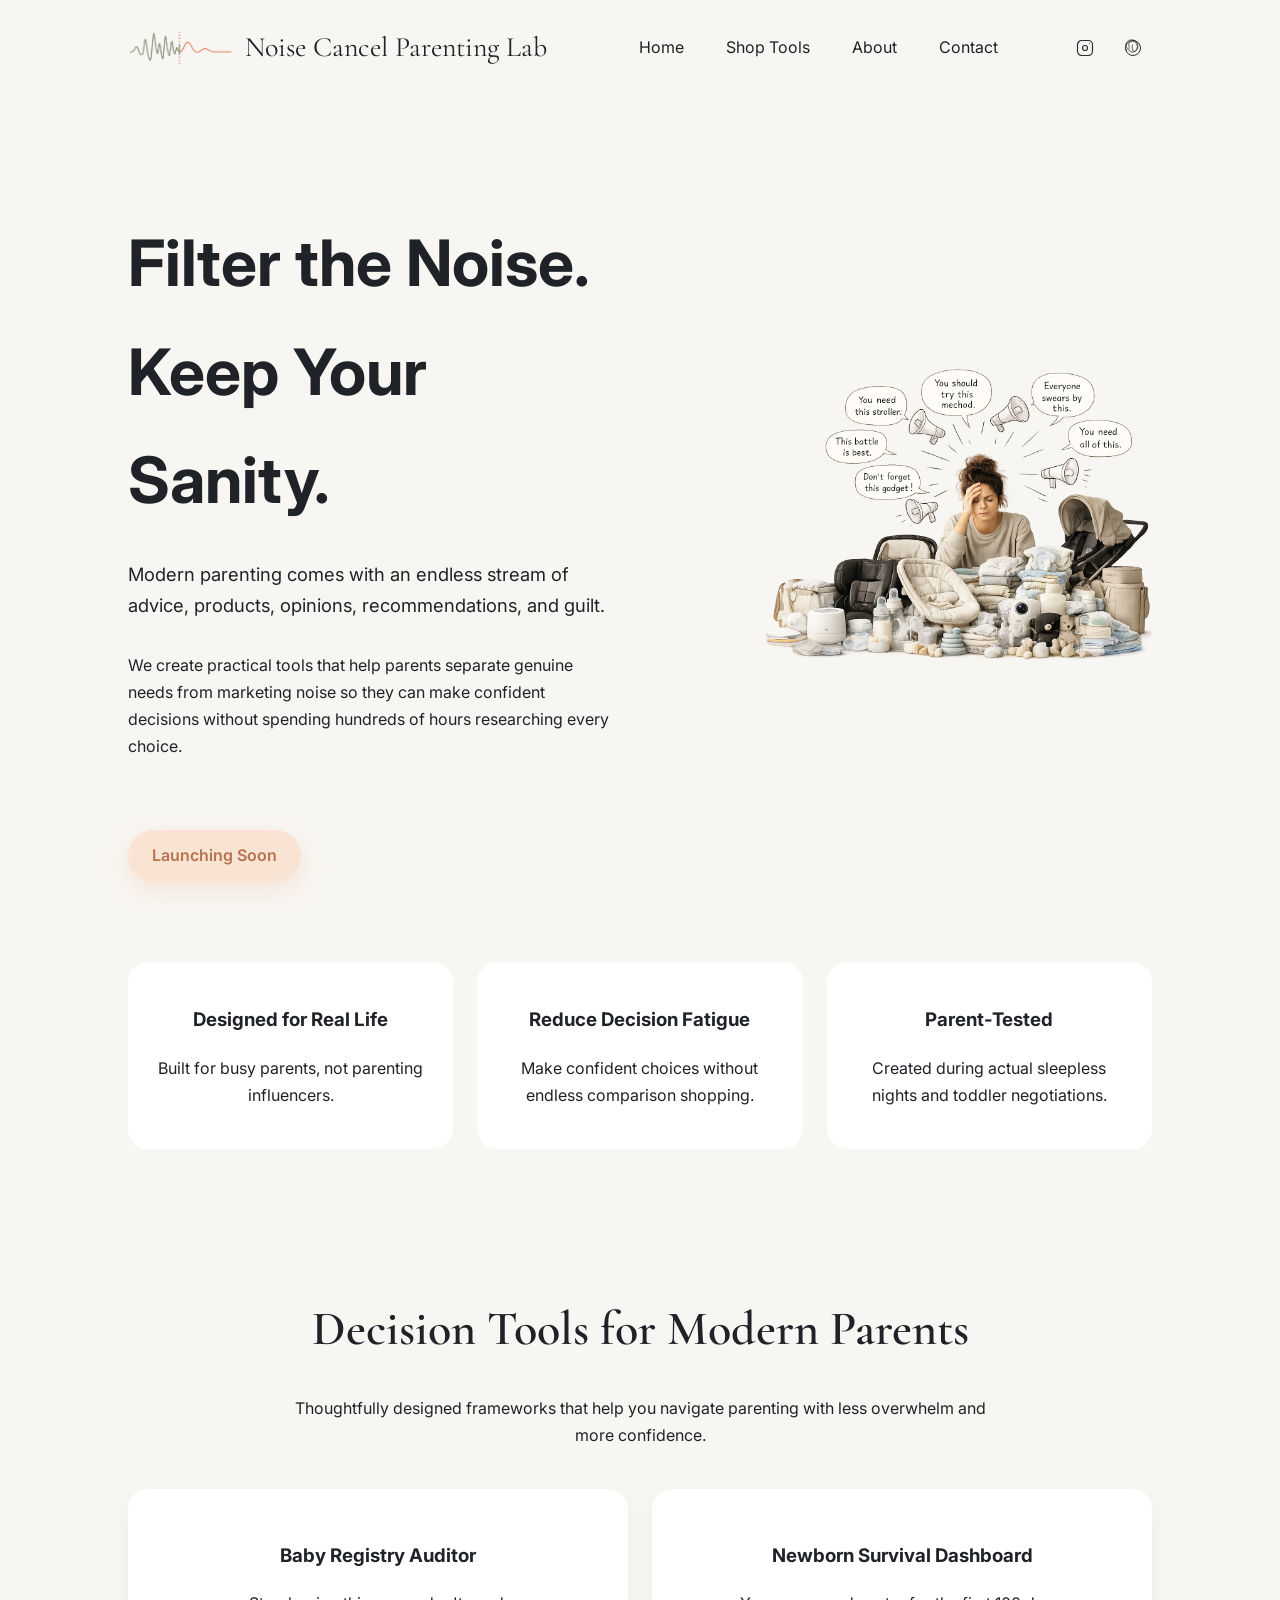
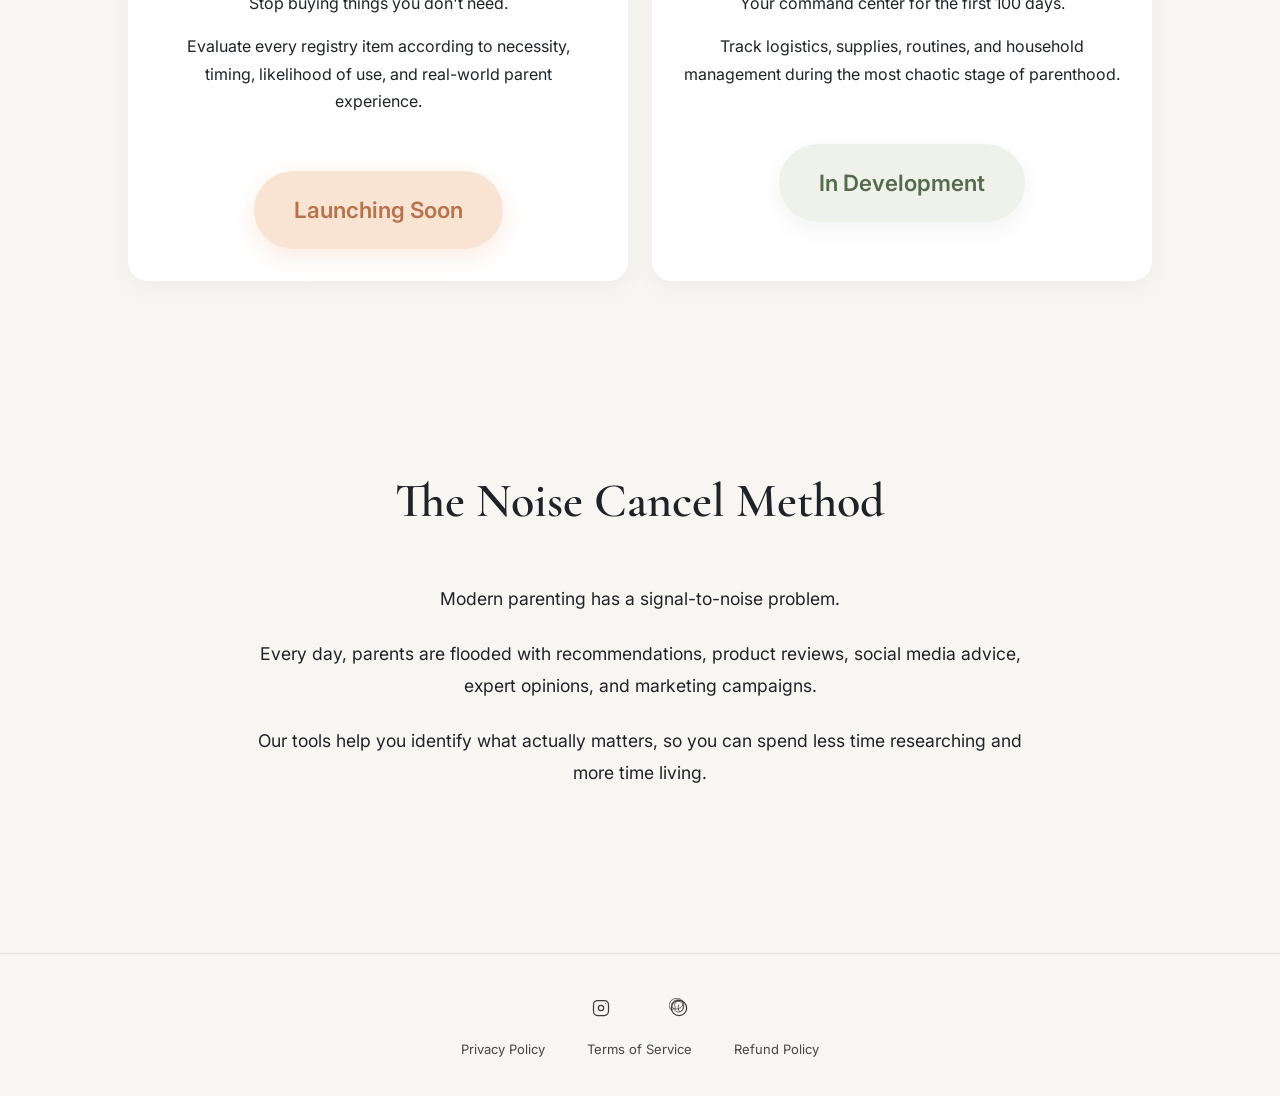
<file: index.html>
<!DOCTYPE html>

<html lang="en">

<head>
    <meta charset="UTF-8">
    <meta name="viewport" content="width=device-width, initial-scale=1.0">


    <title>Noise Cancel Parenting Lab</title>

    <meta name="description"
        content="Practical tools for first-time parents who want less guilt, less overwhelm, and fewer expensive mistakes.">
    <meta name="p:domain_verify" content="9ccd1b0f23c24447b9913abafd8f6694"/>

    <link rel="stylesheet" href="css/style.css">

    <!-- Favicon for desktop and mobile browsers -->
    <link rel="icon" href="images/favicon.ico" sizes="any">
    <link rel="icon" type="image/png" sizes="32x32" href="images/favicon-32x32.png">
    <link rel="icon" type="image/png" sizes="192x192" href="images/favicon-192x192.png">
    <link rel="apple-touch-icon" sizes="180x180" href="images/apple-touch-icon.png">
    <link rel="shortcut icon" href="images/favicon.ico">
    <meta name="theme-color" content="#ffffff">
    <meta name="msapplication-TileColor" content="#ffffff">
    <meta name="msapplication-TileImage" content="images/favicon-192x192.png">

    <link rel="preconnect" href="https://fonts.googleapis.com">
    <link rel="preconnect" href="https://fonts.gstatic.com" crossorigin>

    <link href="https://fonts.googleapis.com/css2?family=Cormorant+Garamond:wght@500;600&family=Inter:wght@300;400;500;600&display=swap"
        rel="stylesheet">
<link href="https://fonts.googleapis.com/css2?family=Cormorant+Garamond:wght@500;600&family=Inter:wght@300;400;500;600&display=swap"
    rel="stylesheet">
<!-- Google tag (gtag.js) -->
<script async src="https://www.googletagmanager.com/gtag/js?id=G-EPQ4CZ094X"></script>
<script>
  window.dataLayer = window.dataLayer || [];
  function gtag(){dataLayer.push(arguments);}
  gtag('js', new Date());

  gtag('config', 'G-EPQ4CZ094X');
</script>

</head>

<body>

<header>


<nav>

    <a href="index.html" class="logo-link">

        <div class="logo">
            <img src="images/logo-nav.png" alt="Noise Cancel Parenting Lab logo">
            <span>Noise Cancel Parenting Lab</span>
        </div>

    </a>

    <div class="nav-links">
        <a href="index.html">Home</a>
        <a href="products.html">Shop Tools</a>
        <a href="about.html">About</a>
        <a href="contact.html">Contact</a>
    </div>

    <!-- Social icons added to the far right -->
    <div class="nav-social" aria-label="Follow us on social media">
        <a class="social-link" href="https://www.instagram.com/noisecancelparentinglab/" target="_blank" rel="noopener noreferrer" aria-label="Instagram">
            <!-- minimalist Instagram SVG -->
            <svg viewBox="0 0 24 24" fill="none" xmlns="http://www.w3.org/2000/svg" aria-hidden="true">
                <rect x="3" y="3" width="18" height="18" rx="5" stroke="currentColor" stroke-width="1.4"/>
                <circle cx="12" cy="12" r="3" stroke="currentColor" stroke-width="1.4"/>
                <circle cx="17.5" cy="6.5" r="0.6" fill="currentColor"/>
            </svg>
        </a>

        <a class="social-link" href="https://www.pinterest.com/noisecancelparentinglab/" target="_blank" rel="noopener noreferrer" aria-label="Pinterest">
            <!-- minimalist Pinterest SVG -->
            <svg viewBox="0 0 24 24" fill="none" xmlns="http://www.w3.org/2000/svg" aria-hidden="true">
                <circle cx="12" cy="12" r="9" stroke="currentColor" stroke-width="1.2"/>
                <path d="M11.6 7.8s-1.1 4.6 0 6.8c.4 1 .9 1.6 2 1.6 2 0 3.6-2.6 3.6-6.3 0-3.9-3.4-6-6-6-2.6 0-4.4 1.8-4.4 4.3 0 1.6.8 2.6.8 2.6s-.3 1.2-.4 1.6c-.2.8-.1 1.9.2 2.6.4.9 1.3 1.8 3.7 1.8 4.8 0 6.7-4.2 6.7-7.9 0-3.5-2.9-6.7-7.2-6.7-4 0-7.3 2.6-7.3 6.4 0 1.5.6 2.5 1.5 3.2.4.3.4.5.3.9-.1.4-.4 1.4-.5 1.7-.2.5-.6.7-1.1.5" stroke="currentColor" stroke-width="0.9" fill="none"/>
            </svg>
        </a>
    </div>

</nav>


</header>

<section class="hero">


<div class="hero-grid">

    <div class="hero-text">

        <h1>
            Filter the Noise.<br>
            Keep Your Sanity.
        </h1>

        <p class="hero-subtitle">
            Modern parenting comes with an endless stream of advice,
            products, opinions, recommendations, and guilt.
        </p>

        <p>
            We create practical tools that help parents separate
            genuine needs from marketing noise so they can make
            confident decisions without spending hundreds of hours
            researching every choice.
        </p>

        <span class="status-pill hero-pill">
            Launching Soon
        </span>

    </div>

    <div class="hero-image">

        <img src="images/parenting-noise.png"
            alt="Overwhelmed parent surrounded by baby products and conflicting advice">

    </div>

</div>


</section>

<section class="stats">


<div class="stat-card">
    <h3>Designed for Real Life</h3>
    <p>Built for busy parents, not parenting influencers.</p>
</div>

<div class="stat-card">
    <h3>Reduce Decision Fatigue</h3>
    <p>Make confident choices without endless comparison shopping.</p>
</div>

<div class="stat-card">
    <h3>Parent-Tested</h3>
    <p>Created during actual sleepless nights and toddler negotiations.</p>
</div>


</section>

<section class="products-preview">


<h2>Decision Tools for Modern Parents</h2>

<p class="section-intro">
    Thoughtfully designed frameworks that help you navigate parenting
    with less overwhelm and more confidence.
</p>

<div class="coming-grid">

    <div class="card">

        <h3>Baby Registry Auditor</h3>

        <p>
            Stop buying things you don't need.
        </p>

        <p>
            Evaluate every registry item according to necessity,
            timing, likelihood of use, and real-world parent experience.
        </p>

        <span class="status-pill">
            Launching Soon
        </span>

    </div>

    <div class="card">

        <h3>Newborn Survival Dashboard</h3>

        <p>
            Your command center for the first 100 days.
        </p>

        <p>
            Track logistics, supplies, routines, and household management
            during the most chaotic stage of parenthood.
        </p>

        <span class="status-pill status-pill--development">
            In Development
        </span>

    </div>

</div>


</section>

<section class="about-mission">


<h2>The Noise Cancel Method</h2>

<p>
    Modern parenting has a signal-to-noise problem.
</p>

<p>
    Every day, parents are flooded with recommendations,
    product reviews, social media advice, expert opinions,
    and marketing campaigns.
</p>

<p>
    Our tools help you identify what actually matters,
    so you can spend less time researching and more time living.
</p>


</section>

<footer>

    <!-- Social icons (centered, slightly larger than footer text) -->
    <div class="footer-social" aria-label="Follow us on social media">
        <a href="https://www.instagram.com/noisecancelparentinglab/" class="social-link" target="_blank" rel="noopener noreferrer" aria-label="Instagram">
            <!-- Instagram SVG (minimalist) -->
            <svg width="28" height="28" viewBox="0 0 24 24" fill="none" xmlns="http://www.w3.org/2000/svg" aria-hidden="true">
                <rect x="3" y="3" width="18" height="18" rx="5" stroke="currentColor" stroke-width="1.5"/>
                <circle cx="12" cy="12" r="3.2" stroke="currentColor" stroke-width="1.5"/>
                <circle cx="17.5" cy="6.5" r="0.6" fill="currentColor"/>
            </svg>
        </a>

        <a href="https://www.pinterest.com/noisecancelparentinglab/" class="social-link" target="_blank" rel="noopener noreferrer" aria-label="Pinterest">
            <!-- Pinterest SVG (minimalist) -->
            <svg width="28" height="28" viewBox="0 0 24 24" fill="none" xmlns="http://www.w3.org/2000/svg" aria-hidden="true">
                <circle cx="12" cy="12" r="9.2" stroke="currentColor" stroke-width="1.4"/>
                <path d="M11.6 7.8c0 0-1.1 4.6 0 6.8.4 1 .9 1.6 2 1.6 2 0 3.6-2.6 3.6-6.3 0-3.9-3.4-6-6-6-2.6 0-4.4 1.8-4.4 4.3 0 1.6.8 2.6.8 2.6s-.3 1.2-.4 1.6c-.2.8-.1 1.9.2 2.6.4.9 1.3 1.8 3.7 1.8 4.8 0 6.7-4.2 6.7-7.9 0-3.5-2.9-6.7-7.2-6.7-4 0-7.3 2.6-7.3 6.4 0 1.5.6 2.5 1.5 3.2.4.3.4.5.3.9-.1.4-.4 1.4-.5 1.7-.2.5-.6.7-1.1.5-1.6-.6-2.6-2.4-3-4.5-.6-3.2.4-6.8 4.6-9 4.1-2.2 8.8-.7 10.6 1.3 1.8 2.1 1.6 5.1.1 7.1-1.5 2-4.1 3.4-7 3.4-2.2 0-3.9-.7-4.9-1.6" stroke="currentColor" stroke-width="0.9" fill="none"/>
            </svg>
        </a>
    </div>

    <!-- Policy links (kept minimal and centered) -->
    <div class="footer-policies">
        <a href="privacy.html">Privacy Policy</a>
        <a href="terms.html">Terms of Service</a>
        <a href="refund.html">Refund Policy</a>
    </div>

</footer>

</body>

</html>
</file>
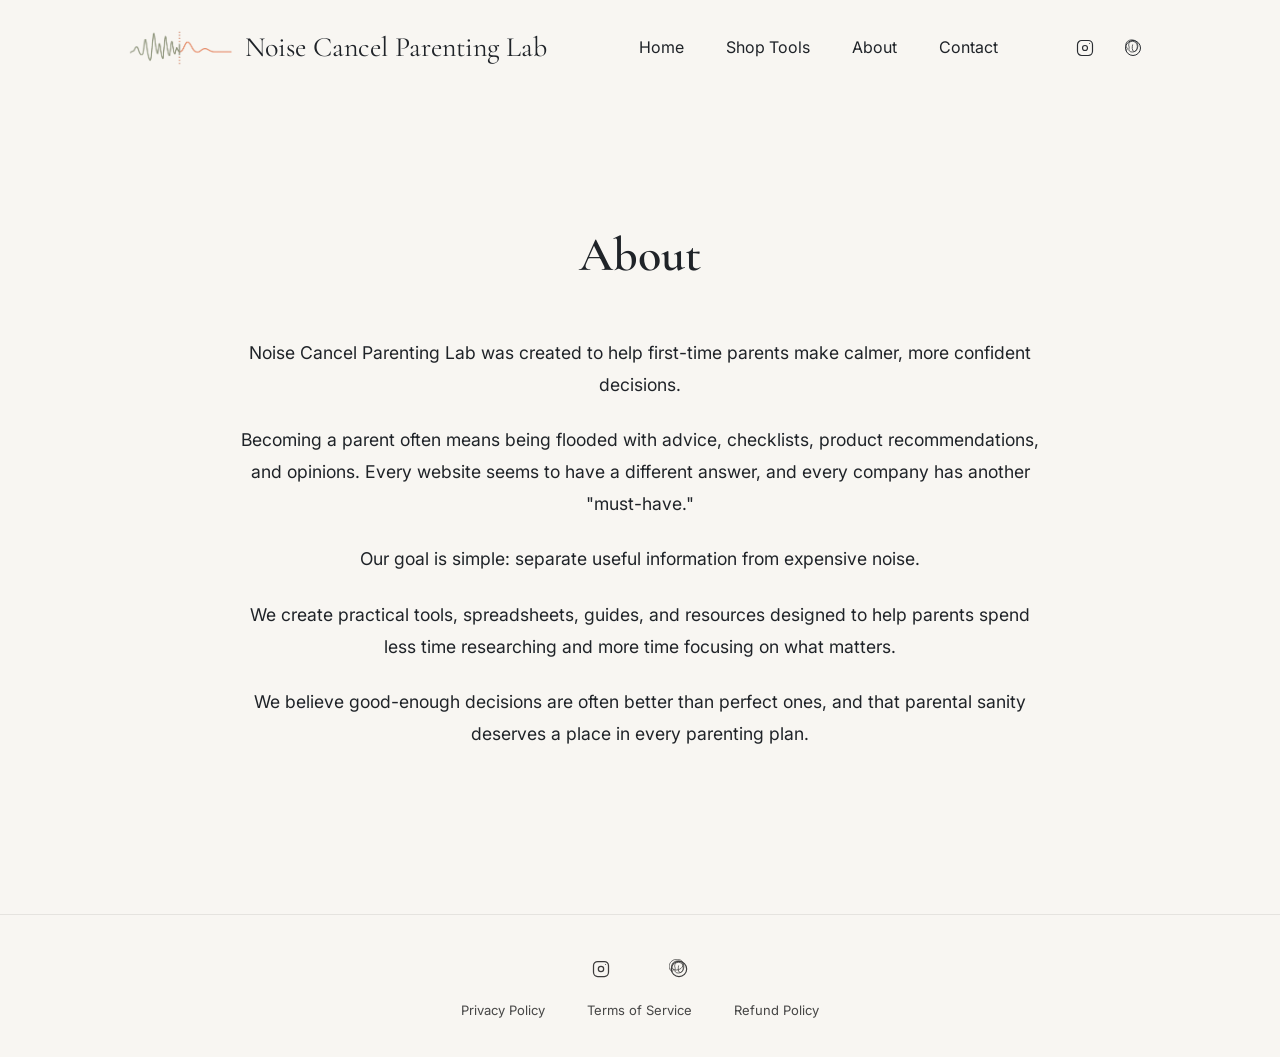
<file: about.html>
<!DOCTYPE html>
<html lang="en">
<head>
    <meta charset="UTF-8">
    <meta name="viewport" content="width=device-width, initial-scale=1.0">
    <title>About | Noise Cancel Parenting Lab</title>
    <meta name="p:domain_verify" content="9ccd1b0f23c24447b9913abafd8f6694"/>
    <link rel="stylesheet" href="css/style.css">
    <!-- Google tag (gtag.js) -->
<script async src="https://www.googletagmanager.com/gtag/js?id=G-EPQ4CZ094X"></script>
<script>
  window.dataLayer = window.dataLayer || [];
  function gtag(){dataLayer.push(arguments);}
  gtag('js', new Date());

  gtag('config', 'G-EPQ4CZ094X');
</script>

    <!-- Favicon for desktop and mobile browsers -->
    <link rel="icon" href="images/favicon.ico" sizes="any">
    <link rel="icon" type="image/png" sizes="32x32" href="images/favicon-32x32.png">
    <link rel="icon" type="image/png" sizes="192x192" href="images/favicon-192x192.png">
    <link rel="apple-touch-icon" sizes="180x180" href="images/apple-touch-icon.png">
    <link rel="shortcut icon" href="images/favicon.ico">
    <meta name="theme-color" content="#ffffff">
    <meta name="msapplication-TileColor" content="#ffffff">
    <meta name="msapplication-TileImage" content="images/favicon-192x192.png">
</head>

<body>

<header>


<nav>

    <a href="index.html" class="logo-link">

        <div class="logo">
            <img src="images/logo-nav.png" alt="Noise Cancel Parenting Lab logo">
            <span>Noise Cancel Parenting Lab</span>
        </div>

    </a>

    <div class="nav-links">
        <a href="index.html">Home</a>
        <a href="products.html">Shop Tools</a>
        <a href="about.html">About</a>
        <a href="contact.html">Contact</a>
    </div>

    <div class="nav-social" aria-label="Follow us on social media">
        <a class="social-link" href="https://www.instagram.com/noisecancelparentinglab/" target="_blank" rel="noopener noreferrer" aria-label="Instagram">
            <svg viewBox="0 0 24 24" fill="none" xmlns="http://www.w3.org/2000/svg" aria-hidden="true">
                <rect x="3" y="3" width="18" height="18" rx="5" stroke="currentColor" stroke-width="1.4"/>
                <circle cx="12" cy="12" r="3" stroke="currentColor" stroke-width="1.4"/>
                <circle cx="17.5" cy="6.5" r="0.6" fill="currentColor"/>
            </svg>
        </a>

        <a class="social-link" href="https://www.pinterest.com/noisecancelparentinglab/" target="_blank" rel="noopener noreferrer" aria-label="Pinterest">
            <svg viewBox="0 0 24 24" fill="none" xmlns="http://www.w3.org/2000/svg" aria-hidden="true">
                <circle cx="12" cy="12" r="9" stroke="currentColor" stroke-width="1.2"/>
                <path d="M11.6 7.8s-1.1 4.6 0 6.8c.4 1 .9 1.6 2 1.6 2 0 3.6-2.6 3.6-6.3 0-3.9-3.4-6-6-6-2.6 0-4.4 1.8-4.4 4.3 0 1.6.8 2.6.8 2.6s-.3 1.2-.4 1.6c-.2.8-.1 1.9.2 2.6.4.9 1.3 1.8 3.7 1.8 4.8 0 6.7-4.2 6.7-7.9 0-3.5-2.9-6.7-7.2-6.7-4 0-7.3 2.6-7.3 6.4 0 1.5.6 2.5 1.5 3.2.4.3.4.5.3.9-.1.4-.4 1.4-.5 1.7-.2.5-.6.7-1.1.5" stroke="currentColor" stroke-width="0.9" fill="none"/>
            </svg>
        </a>
    </div>

</nav>


</header>

<section class="about-mission">

    <h2>About</h2>

    <p>
        Noise Cancel Parenting Lab was created to help first-time parents make calmer, more confident decisions.
    </p>

    <p>
        Becoming a parent often means being flooded with advice, checklists, product recommendations, and opinions. Every website seems to have a different answer, and every company has another "must-have."
    </p>

    <p>
        Our goal is simple: separate useful information from expensive noise.
    </p>

    <p>
        We create practical tools, spreadsheets, guides, and resources designed to help parents spend less time researching and more time focusing on what matters.
    </p>

    <p>
        We believe good-enough decisions are often better than perfect ones, and that parental sanity deserves a place in every parenting plan.
    </p>

</section>

<footer>
    <div class="footer-social" aria-label="Follow us on social media">
        <a href="https://www.instagram.com/noisecancelparentinglab/" class="social-link" target="_blank" rel="noopener noreferrer" aria-label="Instagram">
            <svg width="28" height="28" viewBox="0 0 24 24" fill="none" xmlns="http://www.w3.org/2000/svg" aria-hidden="true">
                <rect x="3" y="3" width="18" height="18" rx="5" stroke="currentColor" stroke-width="1.5"/>
                <circle cx="12" cy="12" r="3.2" stroke="currentColor" stroke-width="1.5"/>
                <circle cx="17.5" cy="6.5" r="0.6" fill="currentColor"/>
            </svg>
        </a>

        <a href="https://www.pinterest.com/noisecancelparentinglab/" class="social-link" target="_blank" rel="noopener noreferrer" aria-label="Pinterest">
            <svg width="28" height="28" viewBox="0 0 24 24" fill="none" xmlns="http://www.w3.org/2000/svg" aria-hidden="true">
                <circle cx="12" cy="12" r="9.2" stroke="currentColor" stroke-width="1.4"/>
                <path d="M11.6 7.8c0 0-1.1 4.6 0 6.8.4 1 .9 1.6 2 1.6 2 0 3.6-2.6 3.6-6.3 0-3.9-3.4-6-6-6-2.6 0-4.4 1.8-4.4 4.3 0 1.6.8 2.6.8 2.6s-.3 1.2-.4 1.6c-.2.8-.1 1.9.2 2.6.4.9 1.3 1.8 3.7 1.8 4.8 0 6.7-4.2 6.7-7.9 0-3.5-2.9-6.7-7.2-6.7-4 0-7.3 2.6-7.3 6.4 0 1.5.6 2.5 1.5 3.2.4.3.4.5.3.9-.1.4-.4 1.4-.5 1.7-.2.5-.6.7-1.1.5-1.6-.6-2.6-2.4-3-4.5-.6-3.2.4-6.8 4.6-9 4.1-2.2 8.8-.7 10.6 1.3 1.8 2.1 1.6 5.1.1 7.1-1.5 2-4.1 3.4-7 3.4-2.2 0-3.9-.7-4.9-1.6" stroke="currentColor" stroke-width="0.9" fill="none"/>
            </svg>
        </a>
    </div>

    <div class="footer-policies">
        <a href="privacy.html">Privacy Policy</a>
        <a href="terms.html">Terms of Service</a>
        <a href="refund.html">Refund Policy</a>
    </div>
</footer>

</body>
</html>
</file>
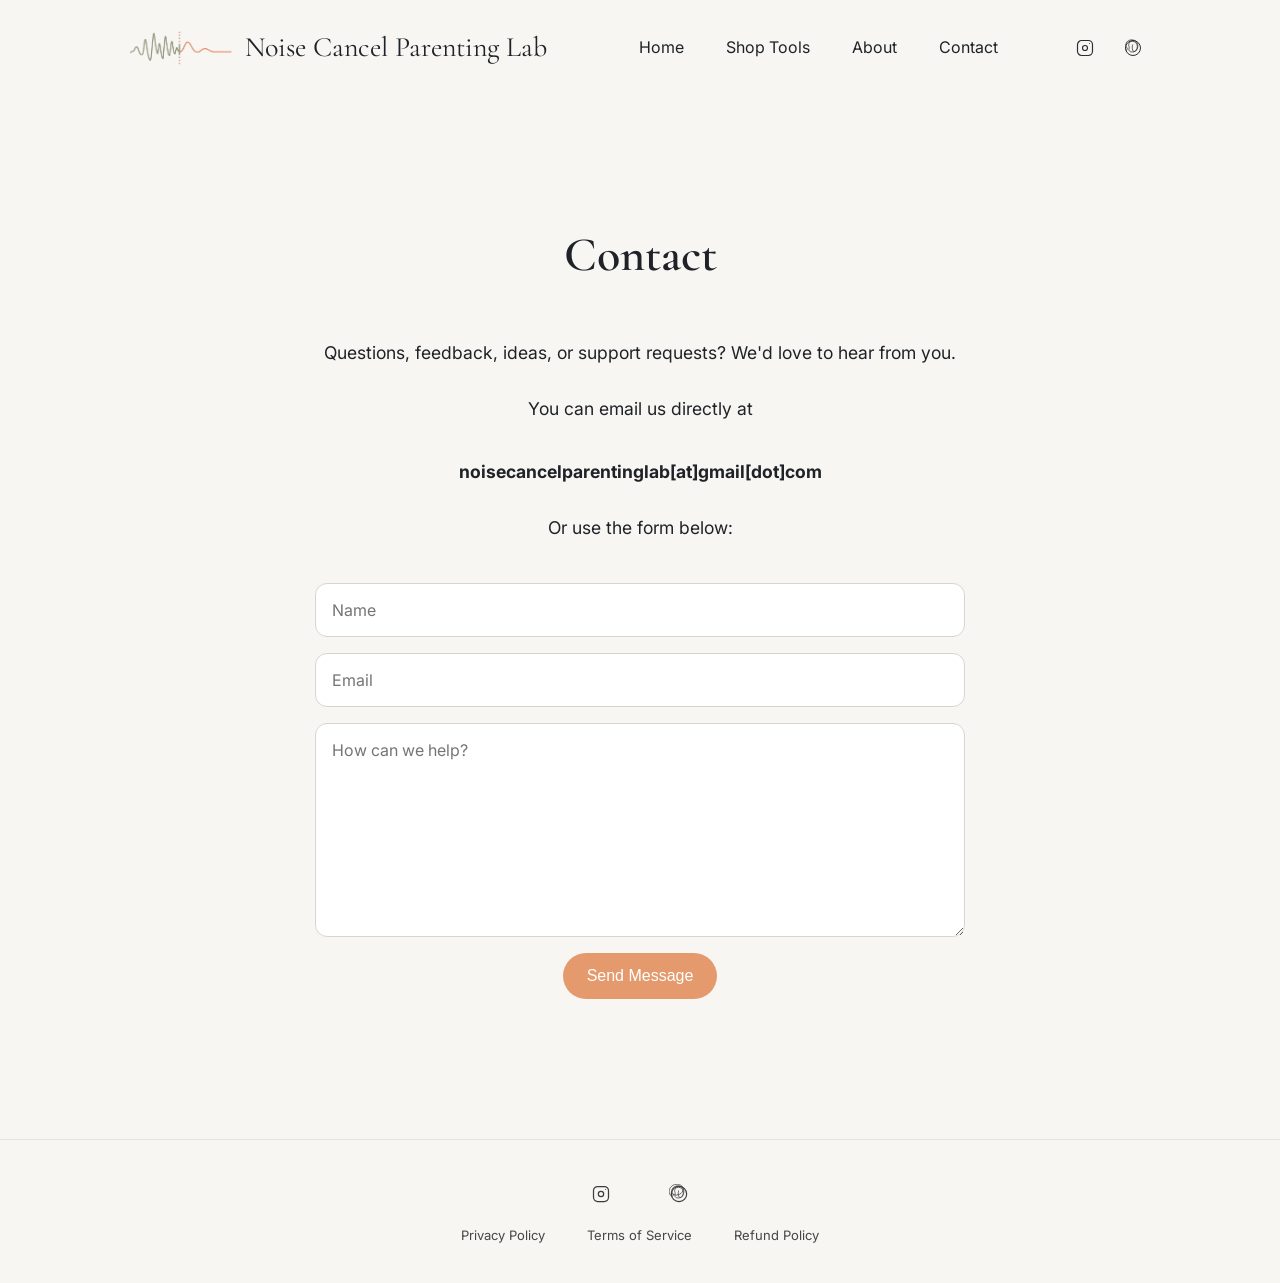
<file: contact.html>
<!DOCTYPE html>
<html lang="en">
<head>
    <meta charset="UTF-8">
    <meta name="viewport" content="width=device-width, initial-scale=1.0">
    <title>Contact | Noise Cancel Parenting Lab</title>
    <meta name="description" content="Contact Noise Cancel Parenting Lab with questions, feedback, or support requests.">
    <meta name="p:domain_verify" content="9ccd1b0f23c24447b9913abafd8f6694"/>
    <link rel="stylesheet" href="css/style.css">

    <!-- Favicon for desktop and mobile browsers -->
    <link rel="icon" href="images/favicon.ico" sizes="any">
    <link rel="icon" type="image/png" sizes="32x32" href="images/favicon-32x32.png">
    <link rel="icon" type="image/png" sizes="192x192" href="images/favicon-192x192.png">
    <link rel="apple-touch-icon" sizes="180x180" href="images/apple-touch-icon.png">
    <link rel="shortcut icon" href="images/favicon.ico">
    <meta name="theme-color" content="#ffffff">
    <meta name="msapplication-TileColor" content="#ffffff">
    <meta name="msapplication-TileImage" content="images/favicon-192x192.png">

    <!-- Google tag (gtag.js) -->
    <script async src="https://www.googletagmanager.com/gtag/js?id=G-EPQ4CZ094X"></script>
    <script>
      window.dataLayer = window.dataLayer || [];
      function gtag(){dataLayer.push(arguments);}
      gtag('js', new Date());
      gtag('config', 'G-EPQ4CZ094X');
    </script>
</head>
<body>

<header>
    <nav>
        <a href="index.html" class="logo-link">
            <div class="logo">
                <img src="images/logo-nav.png" alt="Noise Cancel Parenting Lab logo">
                <span>Noise Cancel Parenting Lab</span>
            </div>
        </a>

        <div class="nav-links">
            <a href="index.html">Home</a>
            <a href="products.html">Shop Tools</a>
            <a href="about.html">About</a>
            <a href="contact.html">Contact</a>
        </div>

        <div class="nav-social" aria-label="Follow us on social media">
            <a class="social-link" href="https://www.instagram.com/noisecancelparentinglab/" target="_blank" rel="noopener noreferrer" aria-label="Instagram">
                <svg viewBox="0 0 24 24" fill="none" xmlns="http://www.w3.org/2000/svg" aria-hidden="true">
                    <rect x="3" y="3" width="18" height="18" rx="5" stroke="currentColor" stroke-width="1.4"/>
                    <circle cx="12" cy="12" r="3" stroke="currentColor" stroke-width="1.4"/>
                    <circle cx="17.5" cy="6.5" r="0.6" fill="currentColor"/>
                </svg>
            </a>

            <a class="social-link" href="https://www.pinterest.com/noisecancelparentinglab/" target="_blank" rel="noopener noreferrer" aria-label="Pinterest">
                <svg viewBox="0 0 24 24" fill="none" xmlns="http://www.w3.org/2000/svg" aria-hidden="true">
                    <circle cx="12" cy="12" r="9" stroke="currentColor" stroke-width="1.2"/>
                    <path d="M11.6 7.8s-1.1 4.6 0 6.8c.4 1 .9 1.6 2 1.6 2 0 3.6-2.6 3.6-6.3 0-3.9-3.4-6-6-6-2.6 0-4.4 1.8-4.4 4.3 0 1.6.8 2.6.8 2.6s-.3 1.2-.4 1.6c-.2.8-.1 1.9.2 2.6.4.9 1.3 1.8 3.7 1.8 4.8 0 6.7-4.2 6.7-7.9 0-3.5-2.9-6.7-7.2-6.7-4 0-7.3 2.6-7.3 6.4 0 1.5.6 2.5 1.5 3.2.4.3.4.5.3.9-.1.4-.4 1.4-.5 1.7-.2.5-.6.7-1.1.5" stroke="currentColor" stroke-width="0.9" fill="none"/>
                </svg>
            </a>
        </div>
    </nav>
</header>

<section class="about-mission">
    <h2>Contact</h2>

    <p>
        Questions, feedback, ideas, or support requests? We'd love to hear from you.
    </p>

    <p>
        You can email us directly at
        <br><br>
        <strong>noisecancelparentinglab[at]gmail[dot]com</strong>
    </p>

    <p>
        Or use the form below:
    </p>

    <form action="https://submit-form.com/DpJWuCchq" method="POST" class="contact-form">
        <input type="hidden" name="_redirect" value="https://noisecancelparentinglab.com/thank-you.html" />
        <input type="hidden" name="_append" value="false" />
        <input type="hidden" name="_error" value="https://noisecancelparentinglab.com/error.html" />
        <input type="text" id="name" name="name" placeholder="Name" required>
        <input type="email" id="email" name="email" placeholder="Email" required>
        <textarea id="message" name="message" placeholder="How can we help?" rows="6" required></textarea>
        <button type="submit">Send Message</button>
    </form>
</section>

<footer>
    <div class="footer-social" aria-label="Follow us on social media">
        <a href="https://www.instagram.com/noisecancelparentinglab/" class="social-link" target="_blank" rel="noopener noreferrer" aria-label="Instagram">
            <svg width="28" height="28" viewBox="0 0 24 24" fill="none" xmlns="http://www.w3.org/2000/svg" aria-hidden="true">
                <rect x="3" y="3" width="18" height="18" rx="5" stroke="currentColor" stroke-width="1.5"/>
                <circle cx="12" cy="12" r="3.2" stroke="currentColor" stroke-width="1.5"/>
                <circle cx="17.5" cy="6.5" r="0.6" fill="currentColor"/>
            </svg>
        </a>

        <a href="https://www.pinterest.com/noisecancelparentinglab/" class="social-link" target="_blank" rel="noopener noreferrer" aria-label="Pinterest">
            <svg width="28" height="28" viewBox="0 0 24 24" fill="none" xmlns="http://www.w3.org/2000/svg" aria-hidden="true">
                <circle cx="12" cy="12" r="9.2" stroke="currentColor" stroke-width="1.4"/>
                <path d="M11.6 7.8c0 0-1.1 4.6 0 6.8.4 1 .9 1.6 2 1.6 2 0 3.6-2.6 3.6-6.3 0-3.9-3.4-6-6-6-2.6 0-4.4 1.8-4.4 4.3 0 1.6.8 2.6.8 2.6s-.3 1.2-.4 1.6c-.2.8-.1 1.9.2 2.6.4.9 1.3 1.8 3.7 1.8 4.8 0 6.7-4.2 6.7-7.9 0-3.5-2.9-6.7-7.2-6.7-4 0-7.3 2.6-7.3 6.4 0 1.5.6 2.5 1.5 3.2.4.3.4.5.3.9-.1.4-.4 1.4-.5 1.7-.2.5-.6.7-1.1.5-1.6-.6-2.6-2.4-3-4.5-.6-3.2.4-6.8 4.6-9 4.1-2.2 8.8-.7 10.6 1.3 1.8 2.1 1.6 5.1.1 7.1-1.5 2-4.1 3.4-7 3.4-2.2 0-3.9-.7-4.9-1.6" stroke="currentColor" stroke-width="0.9" fill="none"/>
            </svg>
        </a>
    </div>

    <div class="footer-policies">
        <a href="privacy.html">Privacy Policy</a>
        <a href="terms.html">Terms of Service</a>
        <a href="refund.html">Refund Policy</a>
    </div>
</footer>

</body>
</html>
</file>
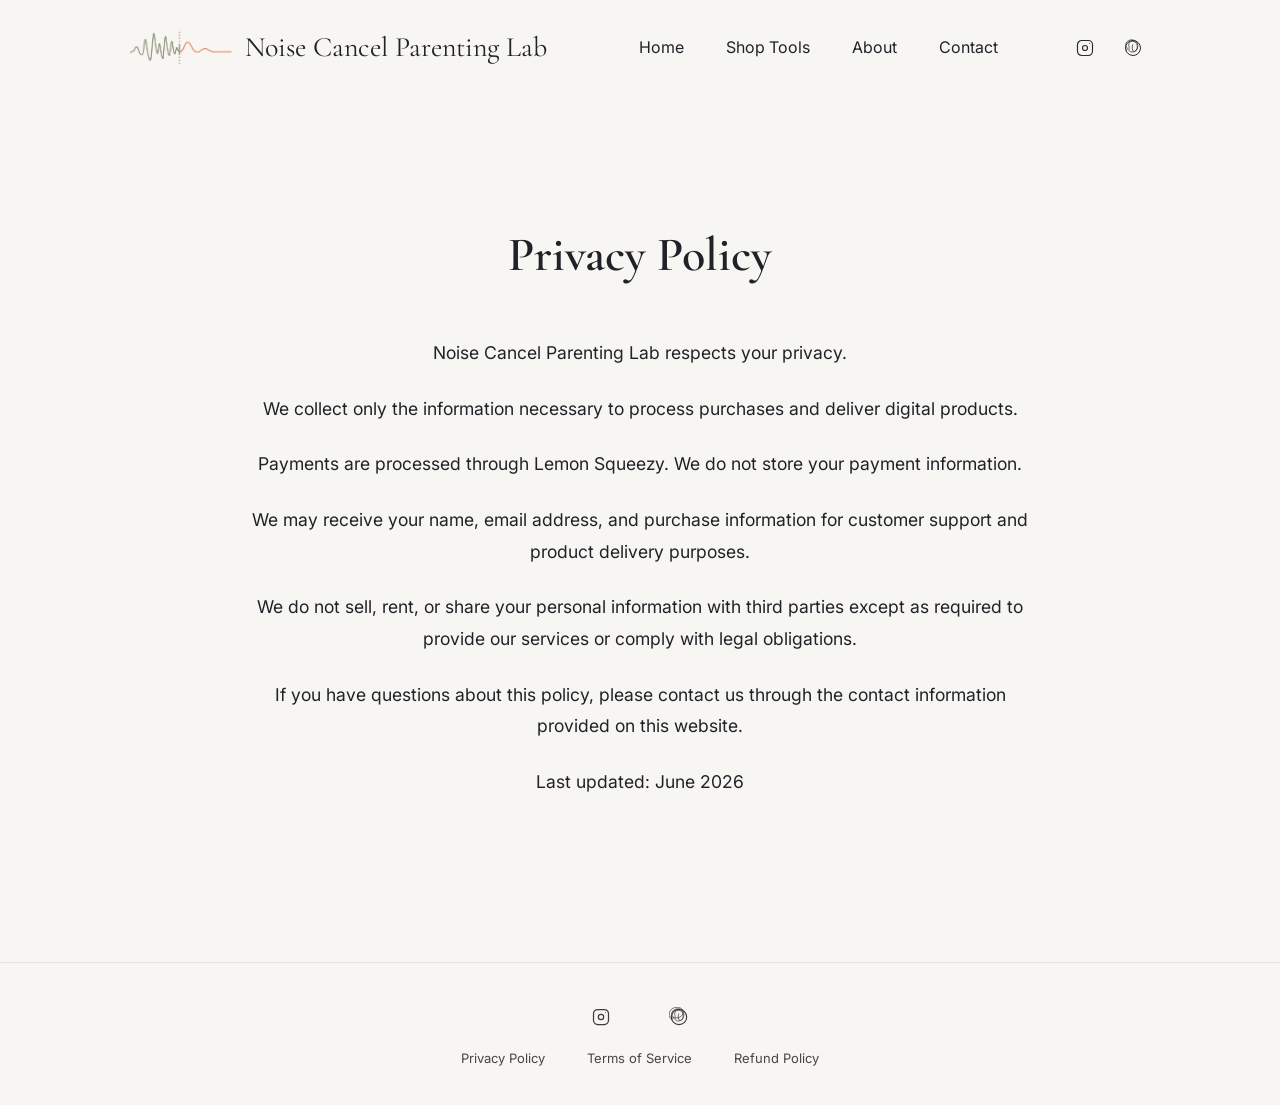
<file: privacy.html>
<!DOCTYPE html>
<html lang="en">
<head>
    <meta charset="UTF-8">
    <meta name="viewport" content="width=device-width, initial-scale=1.0">
    <title>Privacy Policy | Noise Cancel Parenting Lab</title>
    <meta name="p:domain_verify" content="9ccd1b0f23c24447b9913abafd8f6694"/>
    <link rel="stylesheet" href="css/style.css">

    <!-- Favicon for desktop and mobile browsers -->
    <link rel="icon" href="images/favicon.ico" sizes="any">
    <link rel="icon" type="image/png" sizes="32x32" href="images/favicon-32x32.png">
    <link rel="icon" type="image/png" sizes="192x192" href="images/favicon-192x192.png">
    <link rel="apple-touch-icon" sizes="180x180" href="images/apple-touch-icon.png">
    <link rel="shortcut icon" href="images/favicon.ico">
    <meta name="theme-color" content="#ffffff">
    <meta name="msapplication-TileColor" content="#ffffff">
    <meta name="msapplication-TileImage" content="images/favicon-192x192.png">

    <!-- Google tag (gtag.js) -->
<script async src="https://www.googletagmanager.com/gtag/js?id=G-EPQ4CZ094X"></script>
<script>
  window.dataLayer = window.dataLayer || [];
  function gtag(){dataLayer.push(arguments);}
  gtag('js', new Date());

  gtag('config', 'G-EPQ4CZ094X');
</script>
</head>
<body>

<header>


<nav>

    <a href="index.html" class="logo-link">

        <div class="logo">
            <img src="images/logo-nav.png" alt="Noise Cancel Parenting Lab logo">
            <span>Noise Cancel Parenting Lab</span>
        </div>

    </a>

    <div class="nav-links">
        <a href="index.html">Home</a>
        <a href="products.html">Shop Tools</a>
        <a href="about.html">About</a>
        <a href="contact.html">Contact</a>
    </div>

    <div class="nav-social" aria-label="Follow us on social media">
        <a class="social-link" href="https://www.instagram.com/noisecancelparentinglab/" target="_blank" rel="noopener noreferrer" aria-label="Instagram">
            <svg viewBox="0 0 24 24" fill="none" xmlns="http://www.w3.org/2000/svg" aria-hidden="true">
                <rect x="3" y="3" width="18" height="18" rx="5" stroke="currentColor" stroke-width="1.4"/>
                <circle cx="12" cy="12" r="3" stroke="currentColor" stroke-width="1.4"/>
                <circle cx="17.5" cy="6.5" r="0.6" fill="currentColor"/>
            </svg>
        </a>

        <a class="social-link" href="https://www.pinterest.com/noisecancelparentinglab/" target="_blank" rel="noopener noreferrer" aria-label="Pinterest">
            <svg viewBox="0 0 24 24" fill="none" xmlns="http://www.w3.org/2000/svg" aria-hidden="true">
                <circle cx="12" cy="12" r="9" stroke="currentColor" stroke-width="1.2"/>
                <path d="M11.6 7.8s-1.1 4.6 0 6.8c.4 1 .9 1.6 2 1.6 2 0 3.6-2.6 3.6-6.3 0-3.9-3.4-6-6-6-2.6 0-4.4 1.8-4.4 4.3 0 1.6.8 2.6.8 2.6s-.3 1.2-.4 1.6c-.2.8-.1 1.9.2 2.6.4.9 1.3 1.8 3.7 1.8 4.8 0 6.7-4.2 6.7-7.9 0-3.5-2.9-6.7-7.2-6.7-4 0-7.3 2.6-7.3 6.4 0 1.5.6 2.5 1.5 3.2.4.3.4.5.3.9-.1.4-.4 1.4-.5 1.7-.2.5-.6.7-1.1.5" stroke="currentColor" stroke-width="0.9" fill="none"/>
            </svg>
        </a>
    </div>

</nav>


</header>

<section class="about-mission">

    <h2>Privacy Policy</h2>

    <p>
        Noise Cancel Parenting Lab respects your privacy.
    </p>

    <p>
        We collect only the information necessary to process purchases and deliver digital products.
    </p>

    <p>
        Payments are processed through Lemon Squeezy. We do not store your payment information.
    </p>

    <p>
        We may receive your name, email address, and purchase information for customer support and product delivery purposes.
    </p>

    <p>
        We do not sell, rent, or share your personal information with third parties except as required to provide our services or comply with legal obligations.
    </p>

    <p>
        If you have questions about this policy, please contact us through the contact information provided on this website.
    </p>

    <p>
        Last updated: June 2026
    </p>

</section>

<footer>
    <div class="footer-social" aria-label="Follow us on social media">
        <a href="https://www.instagram.com/noisecancelparentinglab/" class="social-link" target="_blank" rel="noopener noreferrer" aria-label="Instagram">
            <svg width="28" height="28" viewBox="0 0 24 24" fill="none" xmlns="http://www.w3.org/2000/svg" aria-hidden="true">
                <rect x="3" y="3" width="18" height="18" rx="5" stroke="currentColor" stroke-width="1.5"/>
                <circle cx="12" cy="12" r="3.2" stroke="currentColor" stroke-width="1.5"/>
                <circle cx="17.5" cy="6.5" r="0.6" fill="currentColor"/>
            </svg>
        </a>

        <a href="https://www.pinterest.com/noisecancelparentinglab/" class="social-link" target="_blank" rel="noopener noreferrer" aria-label="Pinterest">
            <svg width="28" height="28" viewBox="0 0 24 24" fill="none" xmlns="http://www.w3.org/2000/svg" aria-hidden="true">
                <circle cx="12" cy="12" r="9.2" stroke="currentColor" stroke-width="1.4"/>
                <path d="M11.6 7.8c0 0-1.1 4.6 0 6.8.4 1 .9 1.6 2 1.6 2 0 3.6-2.6 3.6-6.3 0-3.9-3.4-6-6-6-2.6 0-4.4 1.8-4.4 4.3 0 1.6.8 2.6.8 2.6s-.3 1.2-.4 1.6c-.2.8-.1 1.9.2 2.6.4.9 1.3 1.8 3.7 1.8 4.8 0 6.7-4.2 6.7-7.9 0-3.5-2.9-6.7-7.2-6.7-4 0-7.3 2.6-7.3 6.4 0 1.5.6 2.5 1.5 3.2.4.3.4.5.3.9-.1.4-.4 1.4-.5 1.7-.2.5-.6.7-1.1.5-1.6-.6-2.6-2.4-3-4.5-.6-3.2.4-6.8 4.6-9 4.1-2.2 8.8-.7 10.6 1.3 1.8 2.1 1.6 5.1.1 7.1-1.5 2-4.1 3.4-7 3.4-2.2 0-3.9-.7-4.9-1.6" stroke="currentColor" stroke-width="0.9" fill="none"/>
            </svg>
        </a>
    </div>

    <div class="footer-policies">
        <a href="privacy.html">Privacy Policy</a>
        <a href="terms.html">Terms of Service</a>
        <a href="refund.html">Refund Policy</a>
    </div>
</footer>

</body>
</html>
</file>
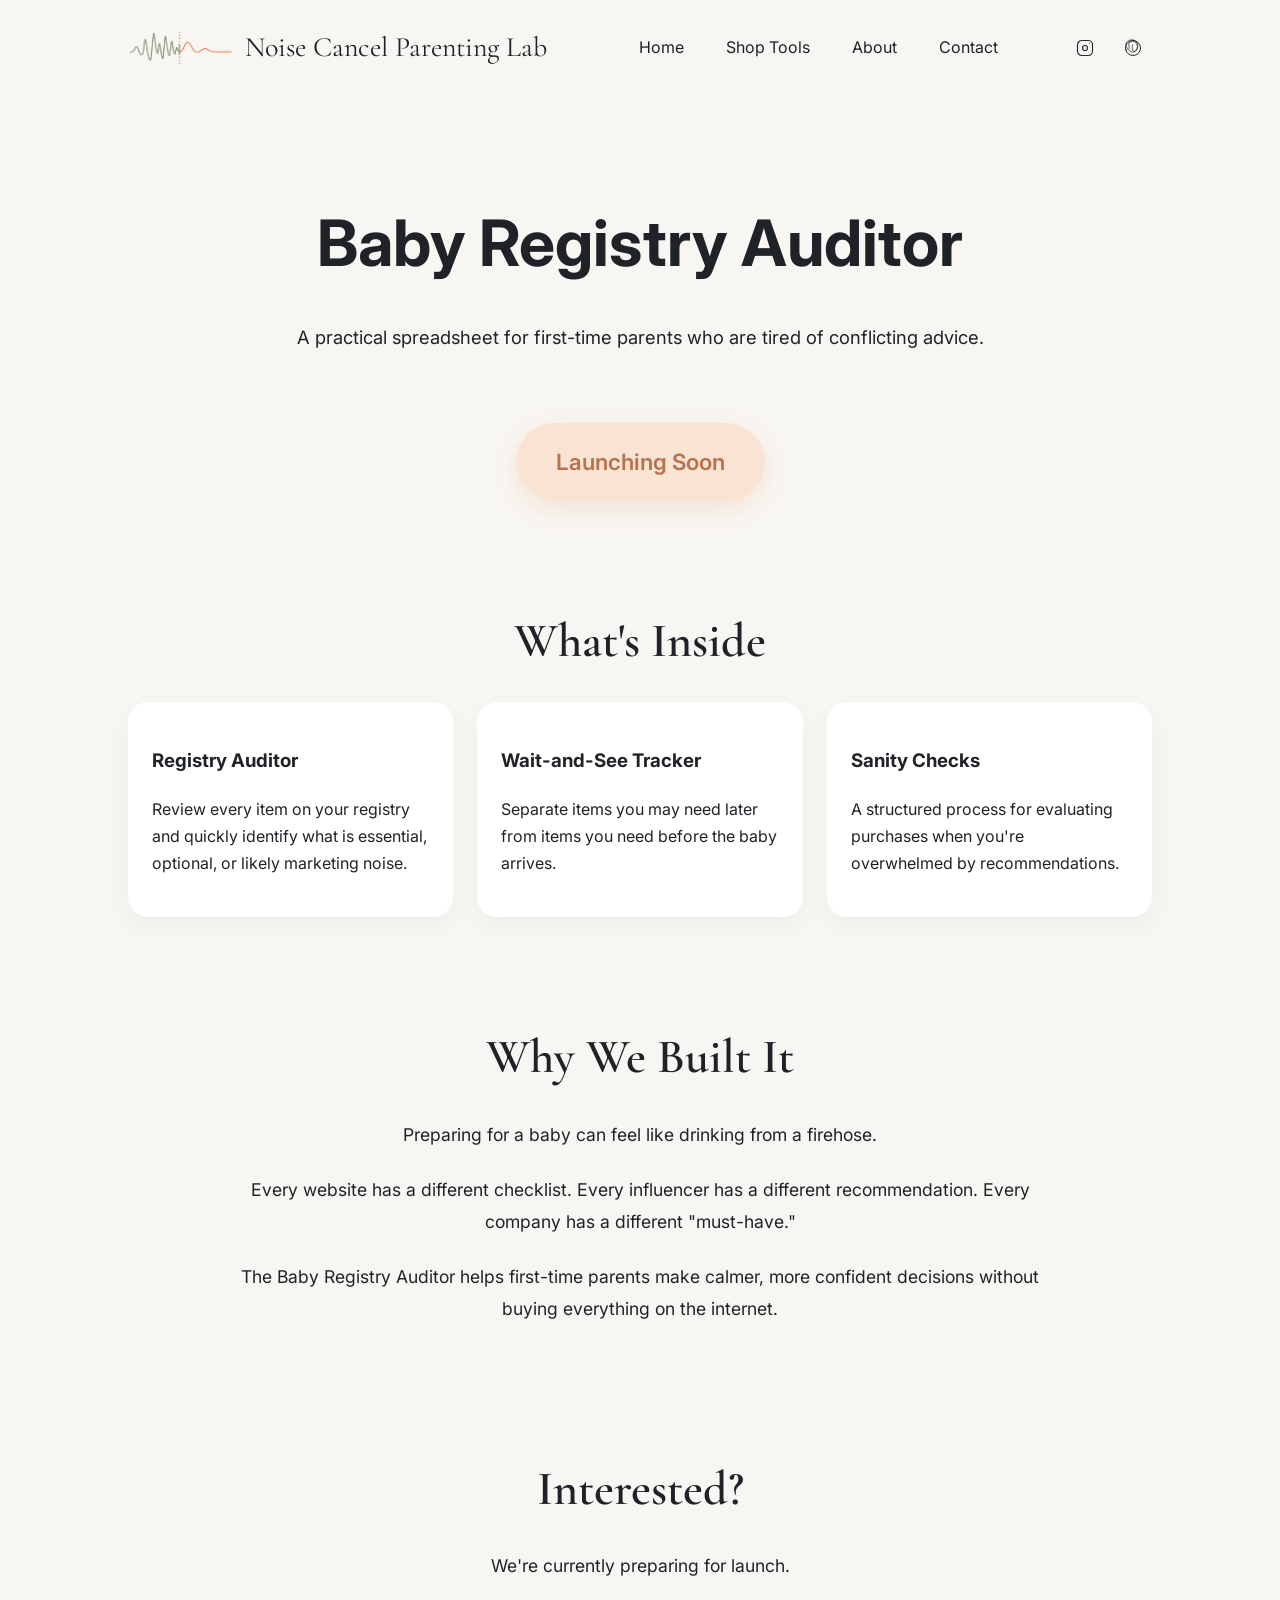
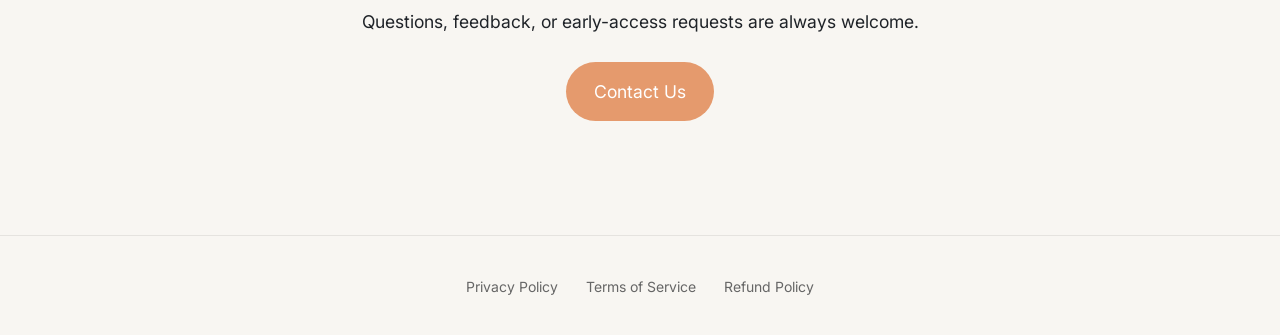
<file: products.html>
<!DOCTYPE html>

<html lang="en">
<head>
    <meta charset="UTF-8">
    <meta name="viewport" content="width=device-width, initial-scale=1.0">


<title>Baby Registry Auditor | Noise Cancel Parenting Lab</title>

<meta name="description" content="A practical spreadsheet that helps first-time parents separate baby essentials from marketing noise.">
<meta name="p:domain_verify" content="9ccd1b0f23c24447b9913abafd8f6694"/>

<link rel="stylesheet" href="css/style.css">

<!-- Favicon for desktop and mobile browsers -->
<link rel="icon" href="images/favicon.ico" sizes="any">
<link rel="icon" type="image/png" sizes="32x32" href="images/favicon-32x32.png">
<link rel="icon" type="image/png" sizes="192x192" href="images/favicon-192x192.png">
<link rel="apple-touch-icon" sizes="180x180" href="images/apple-touch-icon.png">
<link rel="shortcut icon" href="images/favicon.ico">
<meta name="theme-color" content="#ffffff">
<meta name="msapplication-TileColor" content="#ffffff">
<meta name="msapplication-TileImage" content="images/favicon-192x192.png">

<link rel="preconnect" href="https://fonts.googleapis.com">
<link rel="preconnect" href="https://fonts.gstatic.com" crossorigin>

<link href="https://fonts.googleapis.com/css2?family=Cormorant+Garamond:wght@500;600&family=Inter:wght@300;400;500;600&display=swap" rel="stylesheet">
<!-- Google tag (gtag.js) -->
<script async src="https://www.googletagmanager.com/gtag/js?id=G-EPQ4CZ094X"></script>
<script>
  window.dataLayer = window.dataLayer || [];
  function gtag(){dataLayer.push(arguments);}
  gtag('js', new Date());

  gtag('config', 'G-EPQ4CZ094X');
</script>

</head>

<body class="product-page">

<header>


<nav>

    <a href="index.html" class="logo-link">

        <div class="logo">
            <img src="images/logo-nav.png" alt="Noise Cancel Parenting Lab logo">
            <span>Noise Cancel Parenting Lab</span>
        </div>

    </a>

    <div class="nav-links">
        <a href="index.html">Home</a>
        <a href="products.html">Shop Tools</a>
        <a href="about.html">About</a>
        <a href="contact.html">Contact</a>
    </div>

    <div class="nav-social" aria-label="Follow us on social media">
        <a class="social-link" href="https://www.instagram.com/noisecancelparentinglab/" target="_blank" rel="noopener noreferrer" aria-label="Instagram">
            <svg viewBox="0 0 24 24" fill="none" xmlns="http://www.w3.org/2000/svg" aria-hidden="true">
                <rect x="3" y="3" width="18" height="18" rx="5" stroke="currentColor" stroke-width="1.4"/>
                <circle cx="12" cy="12" r="3" stroke="currentColor" stroke-width="1.4"/>
                <circle cx="17.5" cy="6.5" r="0.6" fill="currentColor"/>
            </svg>
        </a>

        <a class="social-link" href="https://www.pinterest.com/noisecancelparentinglab/" target="_blank" rel="noopener noreferrer" aria-label="Pinterest">
            <svg viewBox="0 0 24 24" fill="none" xmlns="http://www.w3.org/2000/svg" aria-hidden="true">
                <circle cx="12" cy="12" r="9" stroke="currentColor" stroke-width="1.2"/>
                <path d="M11.6 7.8s-1.1 4.6 0 6.8c.4 1 .9 1.6 2 1.6 2 0 3.6-2.6 3.6-6.3 0-3.9-3.4-6-6-6-2.6 0-4.4 1.8-4.4 4.3 0 1.6.8 2.6.8 2.6s-.3 1.2-.4 1.6c-.2.8-.1 1.9.2 2.6.4.9 1.3 1.8 3.7 1.8 4.8 0 6.7-4.2 6.7-7.9 0-3.5-2.9-6.7-7.2-6.7-4 0-7.3 2.6-7.3 6.4 0 1.5.6 2.5 1.5 3.2.4.3.4.5.3.9-.1.4-.4 1.4-.5 1.7-.2.5-.6.7-1.1.5" stroke="currentColor" stroke-width="0.9" fill="none"/>
            </svg>
        </a>
    </div>

</nav>


</header>

<section class="hero">


<h1>Baby Registry Auditor</h1>

<p class="hero-subtitle">
    A practical spreadsheet for first-time parents who are tired of conflicting advice.
</p>

<span class="status-pill">
    Launching Soon
</span>


</section>

<section class="coming-soon">


<h2>What's Inside</h2>

<div class="coming-grid">

    <div class="card">
        <h3>Registry Auditor</h3>

        <p>
            Review every item on your registry and quickly identify what is essential, optional, or likely marketing noise.
        </p>
    </div>

    <div class="card">
        <h3>Wait-and-See Tracker</h3>

        <p>
            Separate items you may need later from items you need before the baby arrives.
        </p>
    </div>

    <div class="card">
        <h3>Sanity Checks</h3>

        <p>
            A structured process for evaluating purchases when you're overwhelmed by recommendations.
        </p>
    </div>

</div>


</section>

<section class="about-mission">


<h2>Why We Built It</h2>

<p>
    Preparing for a baby can feel like drinking from a firehose.
</p>

<p>
    Every website has a different checklist. Every influencer has a different recommendation. Every company has a different "must-have."
</p>

<p>
    The Baby Registry Auditor helps first-time parents make calmer, more confident decisions without buying everything on the internet.
</p>


</section>

<section class="about-mission">


<h2>Interested?</h2>

<p>
    We're currently preparing for launch.
</p>

<p>
    Questions, feedback, or early-access requests are always welcome.
</p>

<p>
    <a href="contact.html" class="button">
        Contact Us
    </a>
</p>


</section>

<footer>


<a href="privacy.html">Privacy Policy</a>
<a href="terms.html">Terms of Service</a>
<a href="refund.html">Refund Policy</a>


</footer>

</body>
</html>
</file>
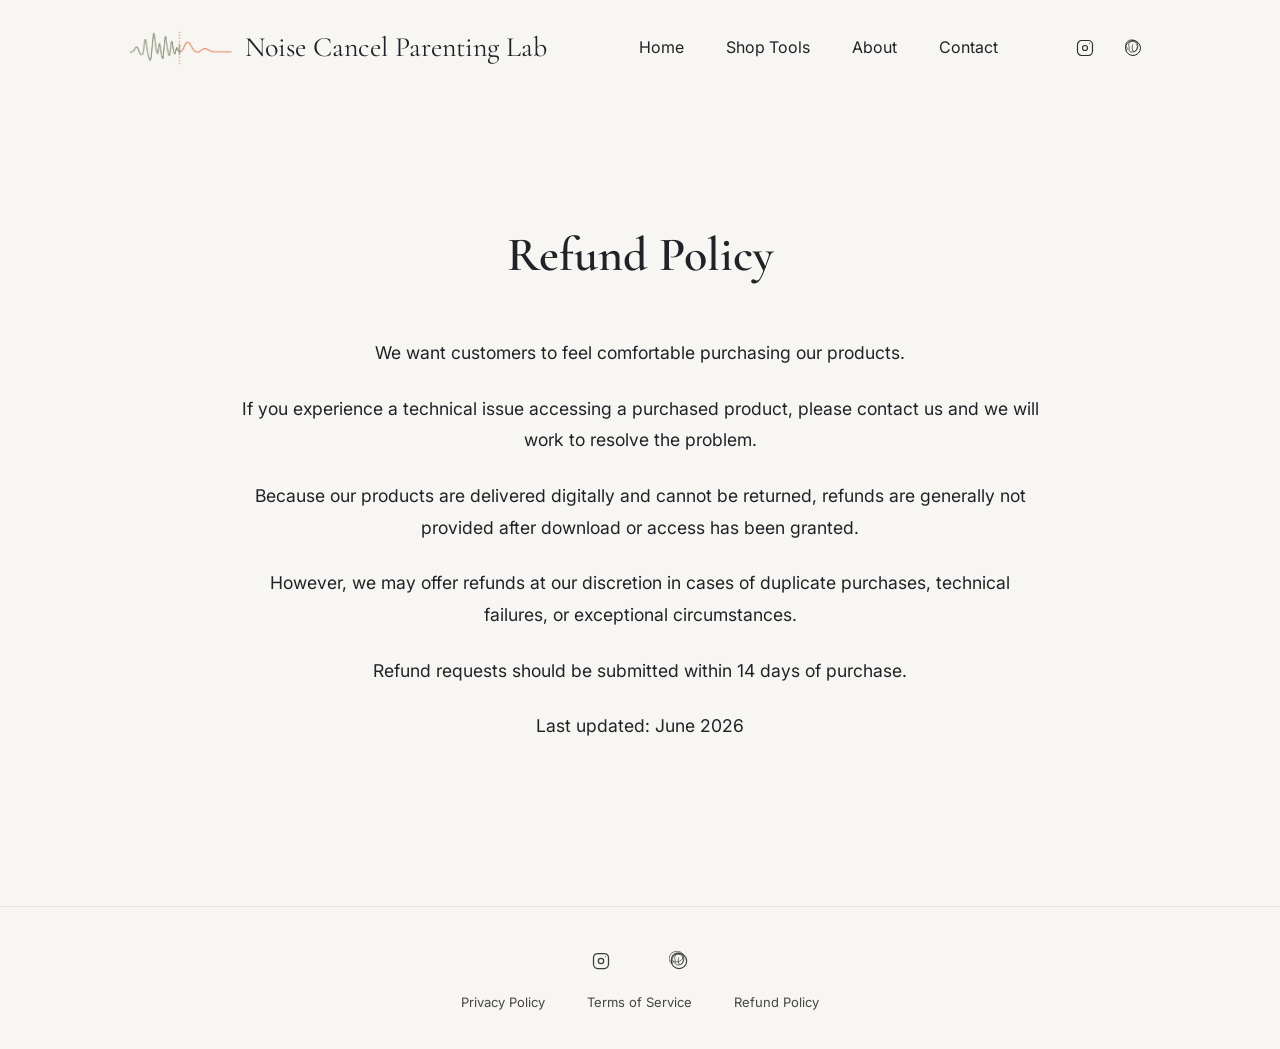
<file: refund.html>
<!DOCTYPE html>
<html lang="en">
<head>
    <meta charset="UTF-8">
    <meta name="viewport" content="width=device-width, initial-scale=1.0">
    <title>Refund Policy | Noise Cancel Parenting Lab</title>
    <meta name="p:domain_verify" content="9ccd1b0f23c24447b9913abafd8f6694"/>
    <link rel="stylesheet" href="css/style.css">

    <!-- Favicon for desktop and mobile browsers -->
    <link rel="icon" href="images/favicon.ico" sizes="any">
    <link rel="icon" type="image/png" sizes="32x32" href="images/favicon-32x32.png">
    <link rel="icon" type="image/png" sizes="192x192" href="images/favicon-192x192.png">
    <link rel="apple-touch-icon" sizes="180x180" href="images/apple-touch-icon.png">
    <link rel="shortcut icon" href="images/favicon.ico">
    <meta name="theme-color" content="#ffffff">
    <meta name="msapplication-TileColor" content="#ffffff">
    <meta name="msapplication-TileImage" content="images/favicon-192x192.png">

    <!-- Google tag (gtag.js) -->
<script async src="https://www.googletagmanager.com/gtag/js?id=G-EPQ4CZ094X"></script>
<script>
  window.dataLayer = window.dataLayer || [];
  function gtag(){dataLayer.push(arguments);}
  gtag('js', new Date());

  gtag('config', 'G-EPQ4CZ094X');
</script>
</head>
<body>

<header>


<nav>

    <a href="index.html" class="logo-link">

        <div class="logo">
            <img src="images/logo-nav.png" alt="Noise Cancel Parenting Lab logo">
            <span>Noise Cancel Parenting Lab</span>
        </div>

    </a>

    <div class="nav-links">
        <a href="index.html">Home</a>
        <a href="products.html">Shop Tools</a>
        <a href="about.html">About</a>
        <a href="contact.html">Contact</a>
    </div>

    <div class="nav-social" aria-label="Follow us on social media">
        <a class="social-link" href="https://www.instagram.com/noisecancelparentinglab/" target="_blank" rel="noopener noreferrer" aria-label="Instagram">
            <svg viewBox="0 0 24 24" fill="none" xmlns="http://www.w3.org/2000/svg" aria-hidden="true">
                <rect x="3" y="3" width="18" height="18" rx="5" stroke="currentColor" stroke-width="1.4"/>
                <circle cx="12" cy="12" r="3" stroke="currentColor" stroke-width="1.4"/>
                <circle cx="17.5" cy="6.5" r="0.6" fill="currentColor"/>
            </svg>
        </a>

        <a class="social-link" href="https://www.pinterest.com/noisecancelparentinglab/" target="_blank" rel="noopener noreferrer" aria-label="Pinterest">
            <svg viewBox="0 0 24 24" fill="none" xmlns="http://www.w3.org/2000/svg" aria-hidden="true">
                <circle cx="12" cy="12" r="9" stroke="currentColor" stroke-width="1.2"/>
                <path d="M11.6 7.8s-1.1 4.6 0 6.8c.4 1 .9 1.6 2 1.6 2 0 3.6-2.6 3.6-6.3 0-3.9-3.4-6-6-6-2.6 0-4.4 1.8-4.4 4.3 0 1.6.8 2.6.8 2.6s-.3 1.2-.4 1.6c-.2.8-.1 1.9.2 2.6.4.9 1.3 1.8 3.7 1.8 4.8 0 6.7-4.2 6.7-7.9 0-3.5-2.9-6.7-7.2-6.7-4 0-7.3 2.6-7.3 6.4 0 1.5.6 2.5 1.5 3.2.4.3.4.5.3.9-.1.4-.4 1.4-.5 1.7-.2.5-.6.7-1.1.5" stroke="currentColor" stroke-width="0.9" fill="none"/>
            </svg>
        </a>
    </div>

</nav>


</header>

<section class="about-mission">

    <h2>Refund Policy</h2>

    <p>
        We want customers to feel comfortable purchasing our products.
    </p>

    <p>
        If you experience a technical issue accessing a purchased product, please contact us and we will work to resolve the problem.
    </p>

    <p>
        Because our products are delivered digitally and cannot be returned, refunds are generally not provided after download or access has been granted.
    </p>

    <p>
        However, we may offer refunds at our discretion in cases of duplicate purchases, technical failures, or exceptional circumstances.
    </p>

    <p>
        Refund requests should be submitted within 14 days of purchase.
    </p>

    <p>
        Last updated: June 2026
    </p>

</section>

<footer>
    <div class="footer-social" aria-label="Follow us on social media">
        <a href="https://www.instagram.com/noisecancelparentinglab/" class="social-link" target="_blank" rel="noopener noreferrer" aria-label="Instagram">
            <svg width="28" height="28" viewBox="0 0 24 24" fill="none" xmlns="http://www.w3.org/2000/svg" aria-hidden="true">
                <rect x="3" y="3" width="18" height="18" rx="5" stroke="currentColor" stroke-width="1.5"/>
                <circle cx="12" cy="12" r="3.2" stroke="currentColor" stroke-width="1.5"/>
                <circle cx="17.5" cy="6.5" r="0.6" fill="currentColor"/>
            </svg>
        </a>

        <a href="https://www.pinterest.com/noisecancelparentinglab/" class="social-link" target="_blank" rel="noopener noreferrer" aria-label="Pinterest">
            <svg width="28" height="28" viewBox="0 0 24 24" fill="none" xmlns="http://www.w3.org/2000/svg" aria-hidden="true">
                <circle cx="12" cy="12" r="9.2" stroke="currentColor" stroke-width="1.4"/>
                <path d="M11.6 7.8c0 0-1.1 4.6 0 6.8.4 1 .9 1.6 2 1.6 2 0 3.6-2.6 3.6-6.3 0-3.9-3.4-6-6-6-2.6 0-4.4 1.8-4.4 4.3 0 1.6.8 2.6.8 2.6s-.3 1.2-.4 1.6c-.2.8-.1 1.9.2 2.6.4.9 1.3 1.8 3.7 1.8 4.8 0 6.7-4.2 6.7-7.9 0-3.5-2.9-6.7-7.2-6.7-4 0-7.3 2.6-7.3 6.4 0 1.5.6 2.5 1.5 3.2.4.3.4.5.3.9-.1.4-.4 1.4-.5 1.7-.2.5-.6.7-1.1.5-1.6-.6-2.6-2.4-3-4.5-.6-3.2.4-6.8 4.6-9 4.1-2.2 8.8-.7 10.6 1.3 1.8 2.1 1.6 5.1.1 7.1-1.5 2-4.1 3.4-7 3.4-2.2 0-3.9-.7-4.9-1.6" stroke="currentColor" stroke-width="0.9" fill="none"/>
            </svg>
        </a>
    </div>

    <div class="footer-policies">
        <a href="privacy.html">Privacy Policy</a>
        <a href="terms.html">Terms of Service</a>
        <a href="refund.html">Refund Policy</a>
    </div>
</footer>

</body>
</html>
</file>
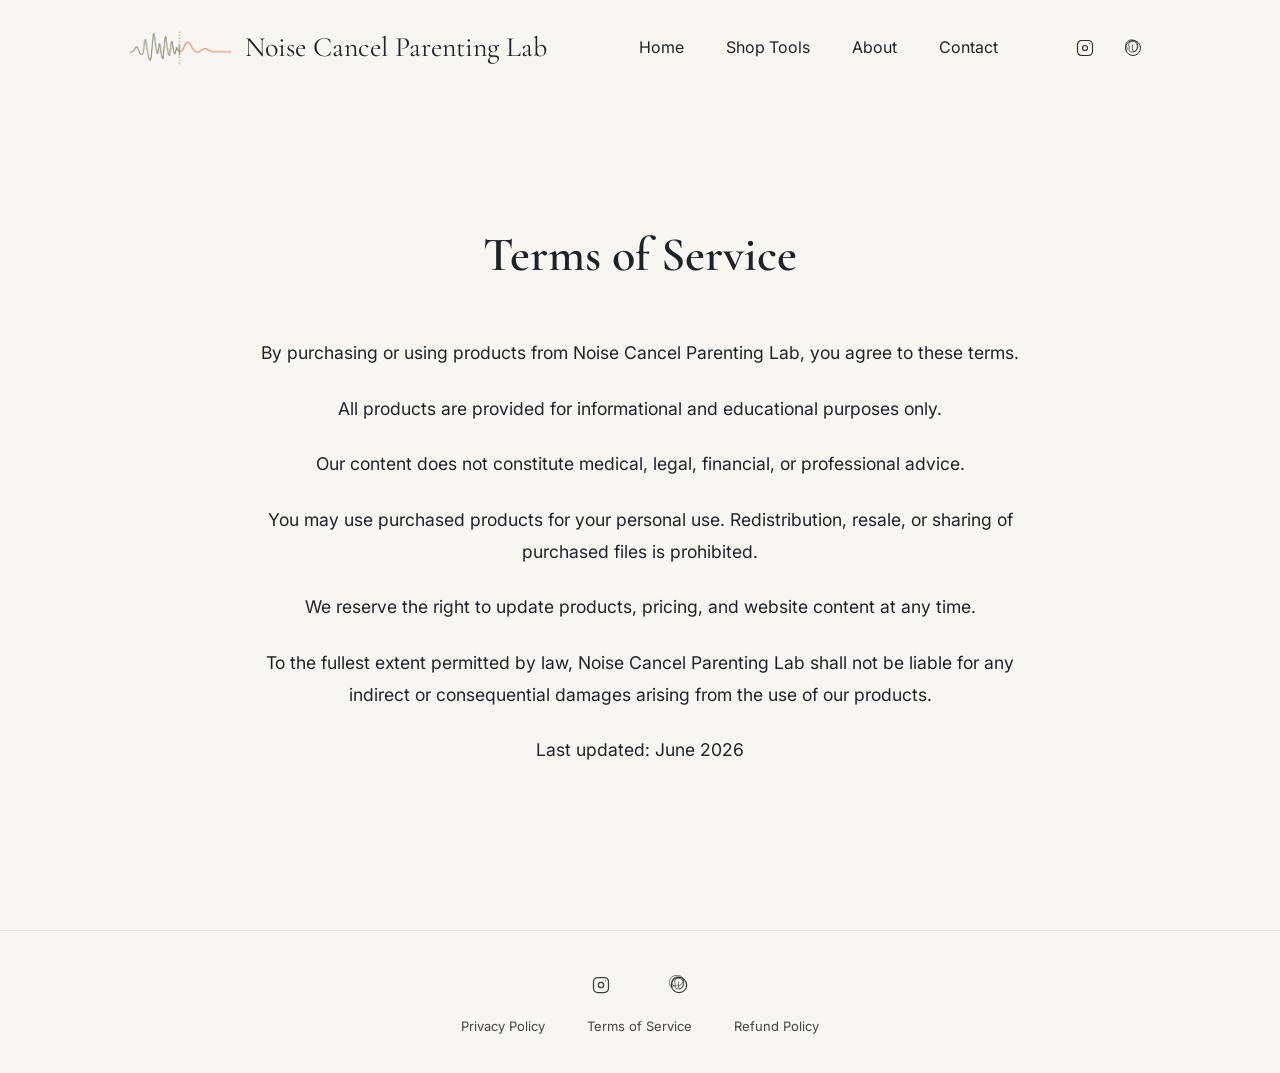
<file: terms.html>
<!DOCTYPE html>
<html lang="en">
<head>
    <meta charset="UTF-8">
    <meta name="viewport" content="width=device-width, initial-scale=1.0">
    <title>Terms of Service | Noise Cancel Parenting Lab</title>
    <meta name="p:domain_verify" content="9ccd1b0f23c24447b9913abafd8f6694"/>
    <link rel="stylesheet" href="css/style.css">

    <!-- Favicon for desktop and mobile browsers -->
    <link rel="icon" href="images/favicon.ico" sizes="any">
    <link rel="icon" type="image/png" sizes="32x32" href="images/favicon-32x32.png">
    <link rel="icon" type="image/png" sizes="192x192" href="images/favicon-192x192.png">
    <link rel="apple-touch-icon" sizes="180x180" href="images/apple-touch-icon.png">
    <link rel="shortcut icon" href="images/favicon.ico">
    <meta name="theme-color" content="#ffffff">
    <meta name="msapplication-TileColor" content="#ffffff">
    <meta name="msapplication-TileImage" content="images/favicon-192x192.png">

    <!-- Google tag (gtag.js) -->
<script async src="https://www.googletagmanager.com/gtag/js?id=G-EPQ4CZ094X"></script>
<script>
  window.dataLayer = window.dataLayer || [];
  function gtag(){dataLayer.push(arguments);}
  gtag('js', new Date());

  gtag('config', 'G-EPQ4CZ094X');
</script>
</head>
<body>

<header>


<nav>

    <a href="index.html" class="logo-link">

        <div class="logo">
            <img src="images/logo-nav.png" alt="Noise Cancel Parenting Lab logo">
            <span>Noise Cancel Parenting Lab</span>
        </div>

    </a>

    <div class="nav-links">
        <a href="index.html">Home</a>
        <a href="products.html">Shop Tools</a>
        <a href="about.html">About</a>
        <a href="contact.html">Contact</a>
    </div>

    <div class="nav-social" aria-label="Follow us on social media">
        <a class="social-link" href="https://www.instagram.com/noisecancelparentinglab/" target="_blank" rel="noopener noreferrer" aria-label="Instagram">
            <svg viewBox="0 0 24 24" fill="none" xmlns="http://www.w3.org/2000/svg" aria-hidden="true">
                <rect x="3" y="3" width="18" height="18" rx="5" stroke="currentColor" stroke-width="1.4"/>
                <circle cx="12" cy="12" r="3" stroke="currentColor" stroke-width="1.4"/>
                <circle cx="17.5" cy="6.5" r="0.6" fill="currentColor"/>
            </svg>
        </a>

        <a class="social-link" href="https://www.pinterest.com/noisecancelparentinglab/" target="_blank" rel="noopener noreferrer" aria-label="Pinterest">
            <svg viewBox="0 0 24 24" fill="none" xmlns="http://www.w3.org/2000/svg" aria-hidden="true">
                <circle cx="12" cy="12" r="9" stroke="currentColor" stroke-width="1.2"/>
                <path d="M11.6 7.8s-1.1 4.6 0 6.8c.4 1 .9 1.6 2 1.6 2 0 3.6-2.6 3.6-6.3 0-3.9-3.4-6-6-6-2.6 0-4.4 1.8-4.4 4.3 0 1.6.8 2.6.8 2.6s-.3 1.2-.4 1.6c-.2.8-.1 1.9.2 2.6.4.9 1.3 1.8 3.7 1.8 4.8 0 6.7-4.2 6.7-7.9 0-3.5-2.9-6.7-7.2-6.7-4 0-7.3 2.6-7.3 6.4 0 1.5.6 2.5 1.5 3.2.4.3.4.5.3.9-.1.4-.4 1.4-.5 1.7-.2.5-.6.7-1.1.5" stroke="currentColor" stroke-width="0.9" fill="none"/>
            </svg>
        </a>
    </div>

</nav>


</header>

<section class="about-mission">

    <h2>Terms of Service</h2>

    <p>
        By purchasing or using products from Noise Cancel Parenting Lab, you agree to these terms.
    </p>

    <p>
        All products are provided for informational and educational purposes only.
    </p>

    <p>
        Our content does not constitute medical, legal, financial, or professional advice.
    </p>

    <p>
        You may use purchased products for your personal use. Redistribution, resale, or sharing of purchased files is prohibited.
    </p>

    <p>
        We reserve the right to update products, pricing, and website content at any time.
    </p>

    <p>
        To the fullest extent permitted by law, Noise Cancel Parenting Lab shall not be liable for any indirect or consequential damages arising from the use of our products.
    </p>

    <p>
        Last updated: June 2026
    </p>

</section>

<footer>
    <div class="footer-social" aria-label="Follow us on social media">
        <a href="https://www.instagram.com/noisecancelparentinglab/" class="social-link" target="_blank" rel="noopener noreferrer" aria-label="Instagram">
            <svg width="28" height="28" viewBox="0 0 24 24" fill="none" xmlns="http://www.w3.org/2000/svg" aria-hidden="true">
                <rect x="3" y="3" width="18" height="18" rx="5" stroke="currentColor" stroke-width="1.5"/>
                <circle cx="12" cy="12" r="3.2" stroke="currentColor" stroke-width="1.5"/>
                <circle cx="17.5" cy="6.5" r="0.6" fill="currentColor"/>
            </svg>
        </a>

        <a href="https://www.pinterest.com/noisecancelparentinglab/" class="social-link" target="_blank" rel="noopener noreferrer" aria-label="Pinterest">
            <svg width="28" height="28" viewBox="0 0 24 24" fill="none" xmlns="http://www.w3.org/2000/svg" aria-hidden="true">
                <circle cx="12" cy="12" r="9.2" stroke="currentColor" stroke-width="1.4"/>
                <path d="M11.6 7.8c0 0-1.1 4.6 0 6.8.4 1 .9 1.6 2 1.6 2 0 3.6-2.6 3.6-6.3 0-3.9-3.4-6-6-6-2.6 0-4.4 1.8-4.4 4.3 0 1.6.8 2.6.8 2.6s-.3 1.2-.4 1.6c-.2.8-.1 1.9.2 2.6.4.9 1.3 1.8 3.7 1.8 4.8 0 6.7-4.2 6.7-7.9 0-3.5-2.9-6.7-7.2-6.7-4 0-7.3 2.6-7.3 6.4 0 1.5.6 2.5 1.5 3.2.4.3.4.5.3.9-.1.4-.4 1.4-.5 1.7-.2.5-.6.7-1.1.5-1.6-.6-2.6-2.4-3-4.5-.6-3.2.4-6.8 4.6-9 4.1-2.2 8.8-.7 10.6 1.3 1.8 2.1 1.6 5.1.1 7.1-1.5 2-4.1 3.4-7 3.4-2.2 0-3.9-.7-4.9-1.6" stroke="currentColor" stroke-width="0.9" fill="none"/>
            </svg>
        </a>
    </div>

    <div class="footer-policies">
        <a href="privacy.html">Privacy Policy</a>
        <a href="terms.html">Terms of Service</a>
        <a href="refund.html">Refund Policy</a>
    </div>
</footer>

</body>
</html>
</file>
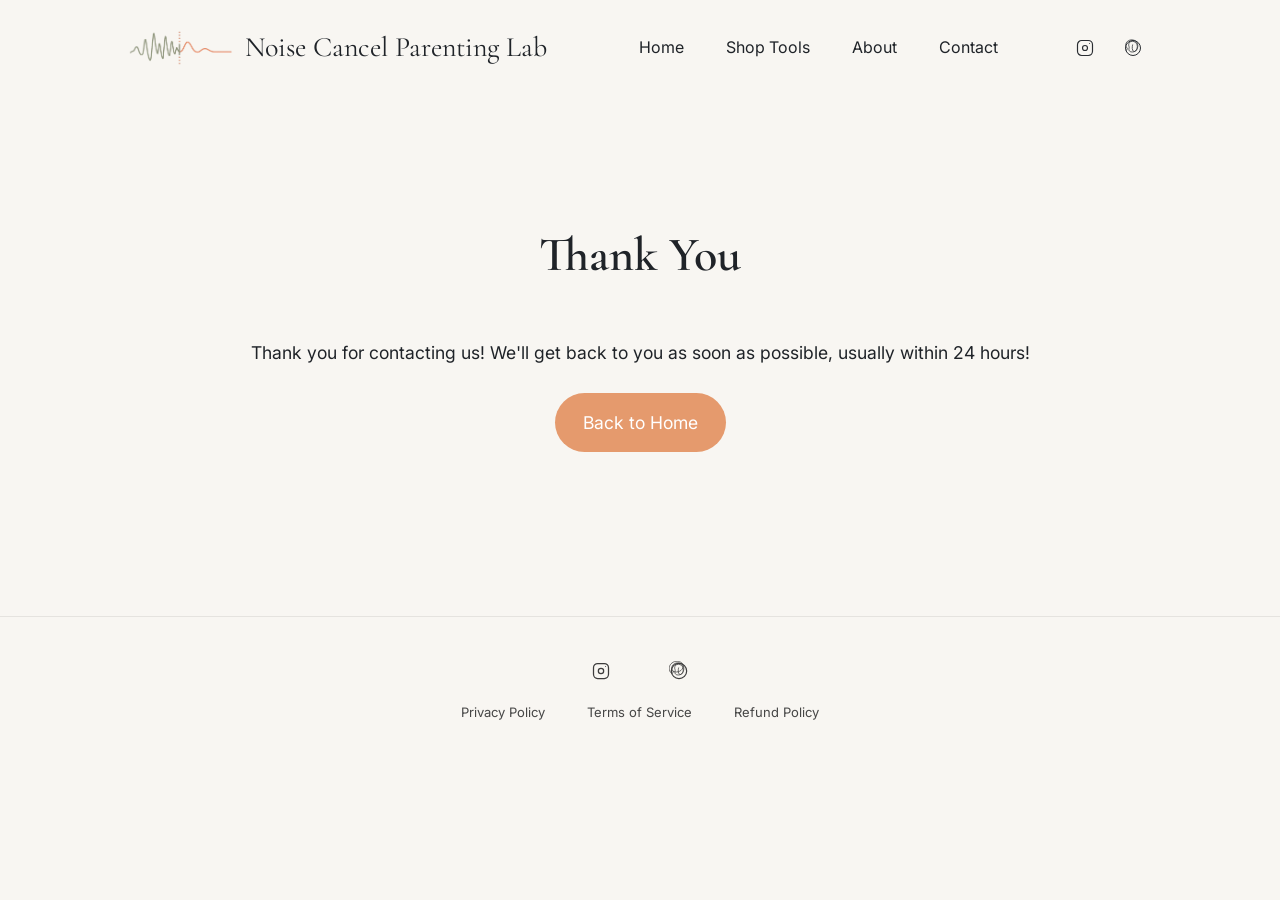
<file: thank-you.html>
<!DOCTYPE html>
<html lang="en">
<head>
    <meta charset="UTF-8">
    <meta name="viewport" content="width=device-width, initial-scale=1.0">
    <title>Thank You | Noise Cancel Parenting Lab</title>
    <meta name="p:domain_verify" content="9ccd1b0f23c24447b9913abafd8f6694"/>
    <link rel="icon" href="images/favicon.ico" sizes="any">
    <link rel="icon" type="image/png" sizes="32x32" href="images/favicon-32x32.png">
    <link rel="icon" type="image/png" sizes="192x192" href="images/favicon-192x192.png">
    <link rel="apple-touch-icon" sizes="180x180" href="images/apple-touch-icon.png">
    <link rel="shortcut icon" href="images/favicon.ico">
    <meta name="theme-color" content="#ffffff">
    <meta name="msapplication-TileColor" content="#ffffff">
    <meta name="msapplication-TileImage" content="images/favicon-192x192.png">
    <link rel="stylesheet" href="css/style.css">
</head>

<body>

<header>


<nav>

    <a href="index.html" class="logo-link">

        <div class="logo">
            <img src="images/logo-nav.png" alt="Noise Cancel Parenting Lab logo">
            <span>Noise Cancel Parenting Lab</span>
        </div>

    </a>

    <div class="nav-links">
        <a href="index.html">Home</a>
        <a href="products.html">Shop Tools</a>
        <a href="about.html">About</a>
        <a href="contact.html">Contact</a>
    </div>

    <div class="nav-social" aria-label="Follow us on social media">
        <a class="social-link" href="https://www.instagram.com/noisecancelparentinglab/" target="_blank" rel="noopener noreferrer" aria-label="Instagram">
            <svg viewBox="0 0 24 24" fill="none" xmlns="http://www.w3.org/2000/svg" aria-hidden="true">
                <rect x="3" y="3" width="18" height="18" rx="5" stroke="currentColor" stroke-width="1.4"/>
                <circle cx="12" cy="12" r="3" stroke="currentColor" stroke-width="1.4"/>
                <circle cx="17.5" cy="6.5" r="0.6" fill="currentColor"/>
            </svg>
        </a>

        <a class="social-link" href="https://www.pinterest.com/noisecancelparentinglab/" target="_blank" rel="noopener noreferrer" aria-label="Pinterest">
            <svg viewBox="0 0 24 24" fill="none" xmlns="http://www.w3.org/2000/svg" aria-hidden="true">
                <circle cx="12" cy="12" r="9" stroke="currentColor" stroke-width="1.2"/>
                <path d="M11.6 7.8s-1.1 4.6 0 6.8c.4 1 .9 1.6 2 1.6 2 0 3.6-2.6 3.6-6.3 0-3.9-3.4-6-6-6-2.6 0-4.4 1.8-4.4 4.3 0 1.6.8 2.6.8 2.6s-.3 1.2-.4 1.6c-.2.8-.1 1.9.2 2.6.4.9 1.3 1.8 3.7 1.8 4.8 0 6.7-4.2 6.7-7.9 0-3.5-2.9-6.7-7.2-6.7-4 0-7.3 2.6-7.3 6.4 0 1.5.6 2.5 1.5 3.2.4.3.4.5.3.9-.1.4-.4 1.4-.5 1.7-.2.5-.6.7-1.1.5" stroke="currentColor" stroke-width="0.9" fill="none"/>
            </svg>
        </a>
    </div>

</nav>


</header>

<section class="about-mission">

    <h2>Thank You</h2>

    <p>
        Thank you for contacting us! We'll get back to you as soon as possible, usually within 24 hours!
    </p>

    <p>
        <a href="index.html" class="button">Back to Home</a>
    </p>

</section>

<footer>
    <div class="footer-social" aria-label="Follow us on social media">
        <a href="https://www.instagram.com/noisecancelparentinglab/" class="social-link" target="_blank" rel="noopener noreferrer" aria-label="Instagram">
            <svg width="28" height="28" viewBox="0 0 24 24" fill="none" xmlns="http://www.w3.org/2000/svg" aria-hidden="true">
                <rect x="3" y="3" width="18" height="18" rx="5" stroke="currentColor" stroke-width="1.5"/>
                <circle cx="12" cy="12" r="3.2" stroke="currentColor" stroke-width="1.5"/>
                <circle cx="17.5" cy="6.5" r="0.6" fill="currentColor"/>
            </svg>
        </a>

        <a href="https://www.pinterest.com/noisecancelparentinglab/" class="social-link" target="_blank" rel="noopener noreferrer" aria-label="Pinterest">
            <svg width="28" height="28" viewBox="0 0 24 24" fill="none" xmlns="http://www.w3.org/2000/svg" aria-hidden="true">
                <circle cx="12" cy="12" r="9.2" stroke="currentColor" stroke-width="1.4"/>
                <path d="M11.6 7.8c0 0-1.1 4.6 0 6.8.4 1 .9 1.6 2 1.6 2 0 3.6-2.6 3.6-6.3 0-3.9-3.4-6-6-6-2.6 0-4.4 1.8-4.4 4.3 0 1.6.8 2.6.8 2.6s-.3 1.2-.4 1.6c-.2.8-.1 1.9.2 2.6.4.9 1.3 1.8 3.7 1.8 4.8 0 6.7-4.2 6.7-7.9 0-3.5-2.9-6.7-7.2-6.7-4 0-7.3 2.6-7.3 6.4 0 1.5.6 2.5 1.5 3.2.4.3.4.5.3.9-.1.4-.4 1.4-.5 1.7-.2.5-.6.7-1.1.5-1.6-.6-2.6-2.4-3-4.5-.6-3.2.4-6.8 4.6-9 4.1-2.2 8.8-.7 10.6 1.3 1.8 2.1 1.6 5.1.1 7.1-1.5 2-4.1 3.4-7 3.4-2.2 0-3.9-.7-4.9-1.6" stroke="currentColor" stroke-width="0.9" fill="none"/>
            </svg>
        </a>
    </div>

    <div class="footer-policies">
        <a href="privacy.html">Privacy Policy</a>
        <a href="terms.html">Terms of Service</a>
        <a href="refund.html">Refund Policy</a>
    </div>
</footer>

</body>
</html>
</file>
<file: css/style.css>
@import url('https://fonts.googleapis.com/css2?family=Cormorant+Garamond:wght@500;600&family=Inter:wght@300;400;500;600&display=swap');

body {
margin: 0;
background: #F8F6F2;
color: #1F2328;
font-family: Inter, sans-serif;
line-height: 1.7;
}

header {
padding: 24px 10%;
}

nav {
    display: flex;
    align-items: center;
    justify-content: space-between; /* logo left, links center, socials right */
    gap: 16px;
    /* preserve any existing padding/margins from existing rules */
}


.nav-links {
    display: flex;
    gap: 18px;
    align-items: center;
    flex: 1 1 auto; /* allow center section to shrink/expand */
    justify-content: center;
}

.nav-links a {
margin-left: 24px;
text-decoration: none;
color: #1F2328;
}

.nav-social {
    display: flex;
    gap: 10px;
    align-items: center;
    flex: 0 0 auto;
}

.nav-social .social-link {
    display: inline-flex;
    align-items: center;
    justify-content: center;
    width: 38px;
    height: 38px;
    color: inherit;
    text-decoration: none;
    transition: transform 160ms ease, color 160ms ease, opacity 160ms ease;
    opacity: 0.95;
}

.nav-social svg {
    width: 20px;
    height: 20px;
    display: block;
}

.nav-social .social-link:hover,
.nav-social .social-link:focus {
    transform: translateY(-3px) scale(1.05);
    color: #000; /* subtle contrast increase matching minimalist palette */
    opacity: 1;
    outline: none;
}

.hero {
    text-align: center;
    padding: 60px 10% 40px;
}

.hero h1 {
    font-size: 4rem;
    margin-bottom: 24px;
}

.hero-subtitle {
    max-width: 700px;
    margin: 0 auto 24px;
    font-size: 1.15rem;
}

.hero p {
max-width: 700px;
margin: 0 auto 30px;
}

.button {
display: inline-block;
padding: 14px 28px;
background: #E59A6D;
color: white;
text-decoration: none;
border-radius: 999px;
}

.product,
.principles {
padding: 80px 10%;
}

.card {
    background: white;
    padding: 32px;
    border-radius: 20px;
    box-shadow: 0 8px 24px rgba(0,0,0,0.04);
    transition: transform 0.2s ease;
}

.card:hover {
    transform: translateY(-4px);
}
footer {
padding: 60px 10%;
text-align: center;
}

footer a {
margin: 0 12px;
color: #666;
text-decoration: none;
}
.logo {
display: flex;
align-items: center;
gap: 12px;
font-family: "Cormorant Garamond", serif;
font-size: 1.75rem;
    text-decoration: none;
color: #1F2328;
}

.logo img {
height: 36px;
width: auto;
}

section {
padding: 60px 10%;
}

h2 {
font-family: "Cormorant Garamond", serif;
font-size: 3rem;
font-weight: 600;
margin-bottom: 24px;
text-align: center;
}

.about-mission {
max-width: 800px;
margin: 0 auto;
text-align: center;
}

.about-mission p {
font-size: 1.1rem;
line-height: 1.8;
}

.status-pill {
    display: inline-block;
    margin-top: 40px;
    padding: 20px 40px;

    background: #F9E4D4;
    color: #B8734E;

    font-size: 1.4rem;
    font-weight: 600;

    border-radius: 999px;

    box-shadow: 0 8px 24px rgba(229, 154, 109, 0.2);
}

.status-pill--development {
    background: #eef2ea;
    color: #556b4d;
    box-shadow: 0 8px 24px rgba(0, 0, 0, 0.05);
}
.coming-grid {
display: grid;
grid-template-columns: repeat(auto-fit, minmax(260px, 1fr));
gap: 24px;
margin-top: 32px;
}

.card {
background: white;
padding: 32px;
border-radius: 20px;
box-shadow: 0 8px 24px rgba(0,0,0,0.04);
transition: transform 0.2s ease;
}

.card:hover {
transform: translateY(-4px);
}

footer {
padding: 40px 10%;
margin-top: 60px;
text-align: center;
border-top: 1px solid rgba(0,0,0,0.08);
}


.about-mission {
    max-width: 800px;
    margin: 0 auto;
    text-align: center;
    padding: 80px 20px;
}

.about-mission h2 {
    margin-bottom: 40px;
}

.about-mission p {
    margin-bottom: 24px;
}

.contact-form {
max-width: 650px;
margin: 40px auto 0;
display: flex;
flex-direction: column;
gap: 16px;
}

.contact-form input,
.contact-form textarea {
padding: 16px;
border: 1px solid #d8d5cf;
border-radius: 12px;
background: white;
font-size: 1rem;
font-family: Inter, sans-serif;
}

.contact-form textarea {
min-height: 180px;
resize: vertical;
}

.contact-form button {
background: #E59A6D;
color: white;
border: none;
border-radius: 999px;
padding: 14px 24px;
font-size: 1rem;
cursor: pointer;
align-self: center;
}

.contact-form button:hover {
opacity: 0.9;
}

/* Product page */

.product-page .hero {
    padding: 40px 10% 30px;
}

.product-page section {
    padding-top: 30px;
    padding-bottom: 30px;
}

.product-page h2 {
    margin-bottom: 20px;
}

.product-page .coming-grid {
    margin-top: 20px;
}

.product-page .card {
    padding: 24px;
}

.product-page footer {
    padding-top: 40px;
}


.logo-link {
text-decoration: none;
color: inherit;
}

.hero-grid {
display: grid;
grid-template-columns: 1fr 1fr;
gap: 60px;
align-items: center;
max-width: 1200px;
margin: 0 auto;
}

.hero-text {
text-align: left;
}

.hero-image img {
width: 100%;
max-width: 600px;
height: auto;
}

.hero-pill {
font-size: 1rem;
padding: 12px 24px;
}

.stats {
display: grid;
grid-template-columns: repeat(3, 1fr);
gap: 24px;
max-width: 1200px;
margin: 0 auto;
padding: 40px 10%;
}

.stat-card {
background: white;
padding: 24px;
border-radius: 20px;
text-align: center;
}

.products-preview {
padding: 60px 10%;
text-align: center;
}

.section-intro {
max-width: 700px;
margin: 0 auto 40px;
}

/* Footer - minimalist social icons and policy links */
footer {
    text-align: center;
    padding: 36px 16px;
    color: #333; /* keep consistent with site palette */
    font-size: 14px;
    line-height: 1.6;
}

/* Social icons container sits above the policy links */
.footer-social {
    display: flex;
    justify-content: center;
    gap: 18px;
    margin-bottom: 12px;
}

/* Icons slightly larger than text and using currentColor for minimalist look */
.footer-social .social-link {
    color: inherit;
    display: inline-flex;
    align-items: center;
    justify-content: center;
    width: 36px;
    height: 36px;
    transition: transform 180ms ease, opacity 180ms ease, color 180ms ease;
    opacity: 0.95;
}

/* Hover/focus subtle effect */
.footer-social .social-link:hover,
.footer-social .social-link:focus {
    transform: translateY(-3px) scale(1.05);
    opacity: 1;
    color: #000; /* small contrast increase on hover */
    outline: none;
}

/* Keep SVGs using currentColor so they adapt to theme */
.footer-social svg {
    display: block;
    width: 20px;
    height: 20px;
}

/* Policy links centered and slightly muted */
.footer-policies {
    display: inline-flex;
    gap: 18px;
    flex-wrap: wrap;
    justify-content: center;
    align-items: center;
}

.footer-policies a {
    color: inherit;
    text-decoration: none;
    font-size: 13px;
    opacity: 0.9;
    transition: opacity 150ms ease, transform 150ms ease;
}

.footer-policies a:hover,
.footer-policies a:focus {
    opacity: 1;
    transform: translateY(-2px);
}

/* Responsive tweak: slightly increase icon spacing on small screens */
@media (max-width: 420px) {
    .footer-social {
        gap: 12px;
        margin-bottom: 10px;
    }
    .footer-social .social-link { width: 34px; height: 34px; }
    .footer-social svg { width: 18px; height: 18px; }
}

@media (max-width: 900px) {


.hero-grid {
    grid-template-columns: 1fr;
}

.hero-text {
    text-align: center;
}

.stats {
    grid-template-columns: 1fr;
}


}

/* Navigation: keep existing layout but ensure socials sit at far right and remain responsive */
nav {
    display: flex;
    align-items: center;
    justify-content: space-between; /* logo left, links center, socials right */
    gap: 16px;
    /* preserve any existing padding/margins from existing rules */
}

/* Keep the existing .nav-links behavior; ensure it can shrink on small screens */
.nav-links {
    display: flex;
    gap: 18px;
    align-items: center;
    flex: 1 1 auto; /* allow center section to shrink/expand */
    justify-content: center;
}

/* Social icons on the right */
.nav-social {
    display: flex;
    gap: 10px;
    align-items: center;
    flex: 0 0 auto;
}

/* Social link visual */
.nav-social .social-link {
    display: inline-flex;
    align-items: center;
    justify-content: center;
    width: 38px;
    height: 38px;
    color: inherit;
    text-decoration: none;
    transition: transform 160ms ease, color 160ms ease, opacity 160ms ease;
    opacity: 0.95;
}

/* Slightly larger icons than nav text; SVG inherits currentColor */
.nav-social svg {
    width: 20px;
    height: 20px;
    display: block;
}

/* Hover/focus subtle effect */
.nav-social .social-link:hover,
.nav-social .social-link:focus {
    transform: translateY(-3px) scale(1.05);
    color: #000; /* subtle contrast increase matching minimalist palette */
    opacity: 1;
    outline: none;
}

/* Mobile responsiveness: reduce sizes and spacing, keep layout intact */
@media (max-width: 720px) {
    .nav-links { gap: 12px; }
    .nav-social { gap: 8px; }
    .nav-social .social-link { width: 34px; height: 34px; }
    .nav-social svg { width: 18px; height: 18px; }
}

/* Small viewport: ensure nav items wrap gracefully */
@media (max-width: 520px) {
    nav {
        padding-left: 12px;
        padding-right: 12px;
    }
    .nav-links {
        justify-content: flex-start;
        gap: 10px;
    }
}

/* ==========================
   Mobile Improvements
   ========================== */

@media (max-width: 768px) {

    /* General layout */

    header {
        padding: 20px;
    }

    section {
        padding: 40px 20px;
    }

    .hero,
    .products-preview,
    .product,
    .principles {
        padding-left: 20px;
        padding-right: 20px;
    }

    /* Navigation */

nav {
    display: flex;
    justify-content: space-between;
    align-items: center;
}

.nav-links {
    display: flex;
    gap: 12px;
    font-size: 0.85rem;
}
    .nav-links a {
        margin-left: 0;
    }

/* Logo */

.logo {
    justify-content: center;
}

.logo {
    gap: 8px;
}

.logo span {
    font-size: 0.95rem;
    line-height: 1.1;
}

.logo img {
    height: 28px;
}

    /* Hero */

.hero h1 {
    font-size: 2rem;
    line-height: 1.1;
}

    .hero-subtitle {
        font-size: 1rem;
    }

    /* Hero grid */

    .hero-grid {
        grid-template-columns: 1fr;
        gap: 30px;
    }

    .hero-text {
        text-align: center;
    }

    .hero-image {
        text-align: center;
    }

    .hero-image img {
        max-width: 100%;
    }

    /* Headings */

    h2 {
        font-size: 2.2rem;
    }

    /* Cards */

    .card {
        padding: 24px;
    }

    .coming-grid {
        grid-template-columns: 1fr;
    }

    /* Stats */

    .stats {
        grid-template-columns: 1fr;
        padding: 20px;
    }

    /* Status pills */

    .status-pill {
        font-size: 1rem;
        padding: 14px 24px;
    }

    /* Forms */

    .contact-form {
        width: 100%;
    }

    .contact-form input,
    .contact-form textarea {
        width: 100%;
        box-sizing: border-box;
    }

    /* Footer */

    footer {
        padding: 30px 20px;
    }

    footer a {
        display: block;
        margin: 10px 0;
    }

    /* Images */

    img {
        max-width: 100%;
        height: auto;
    }

}
</file>
